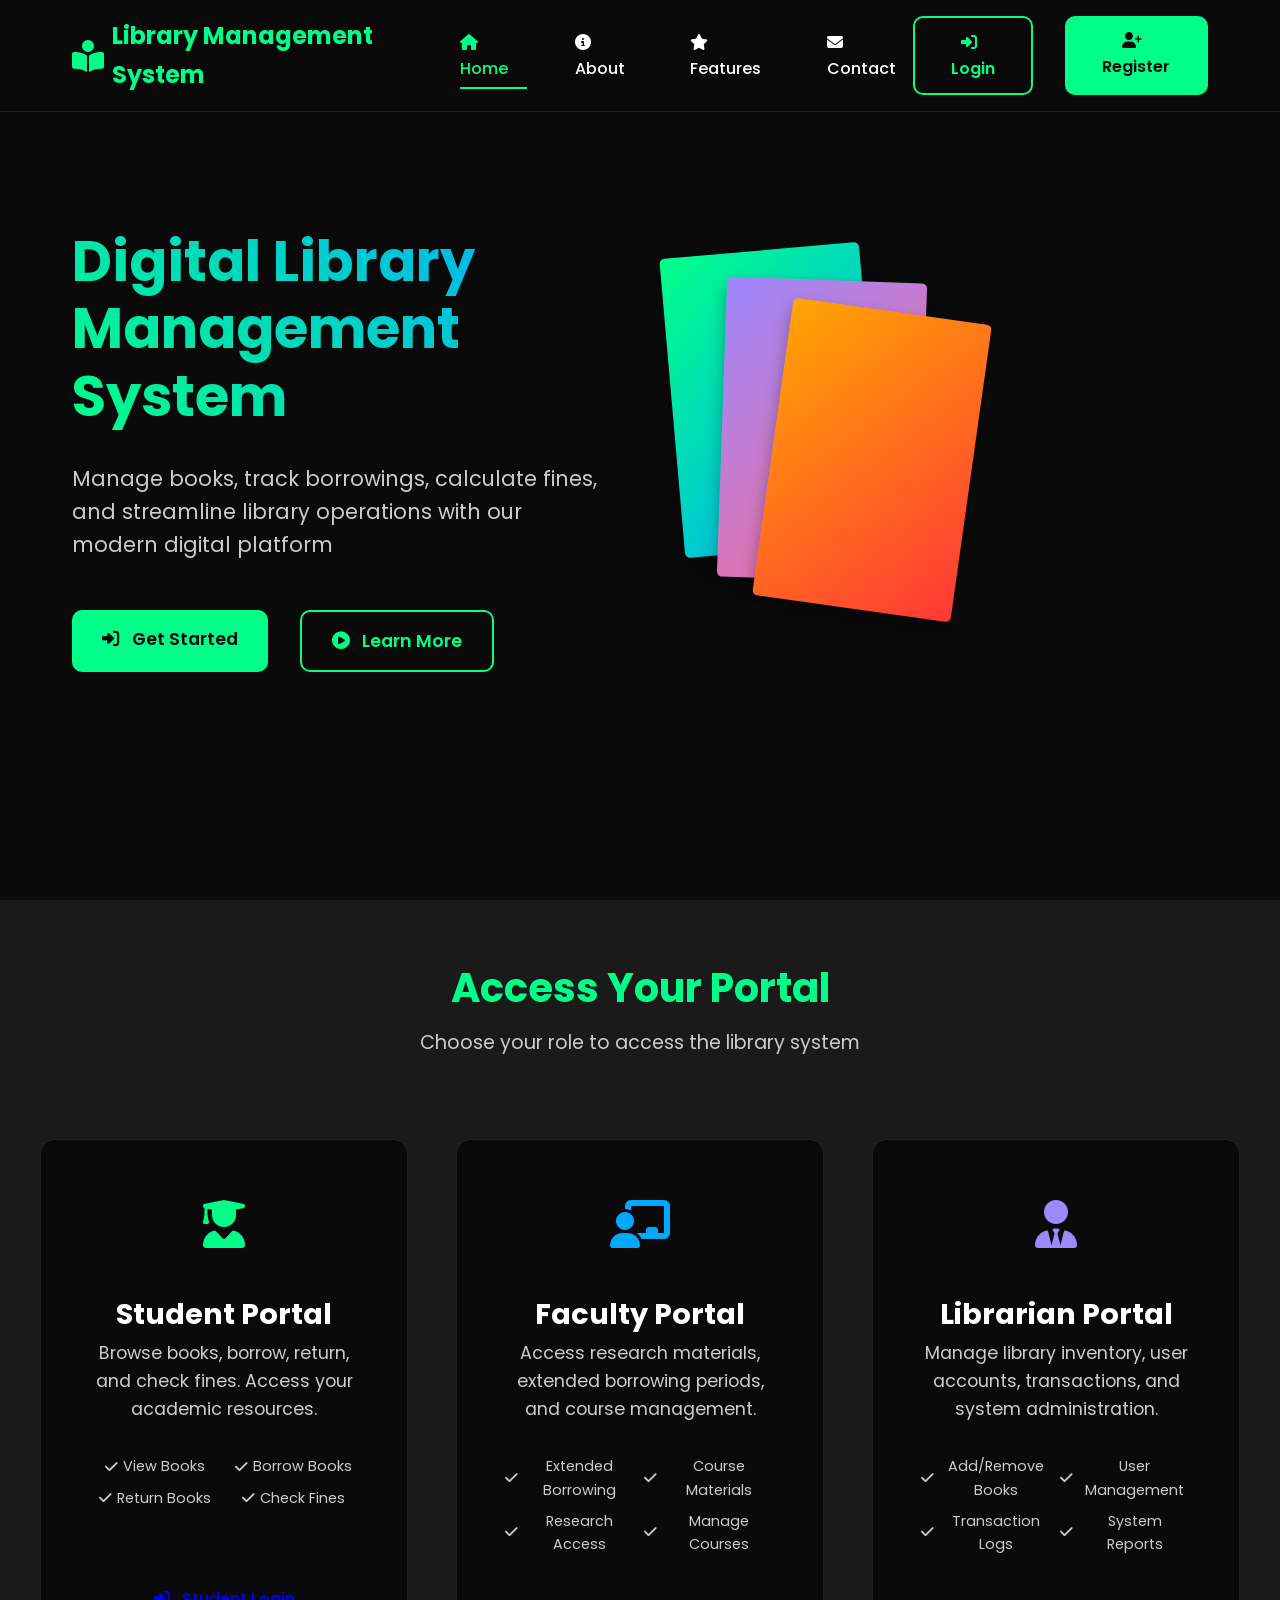
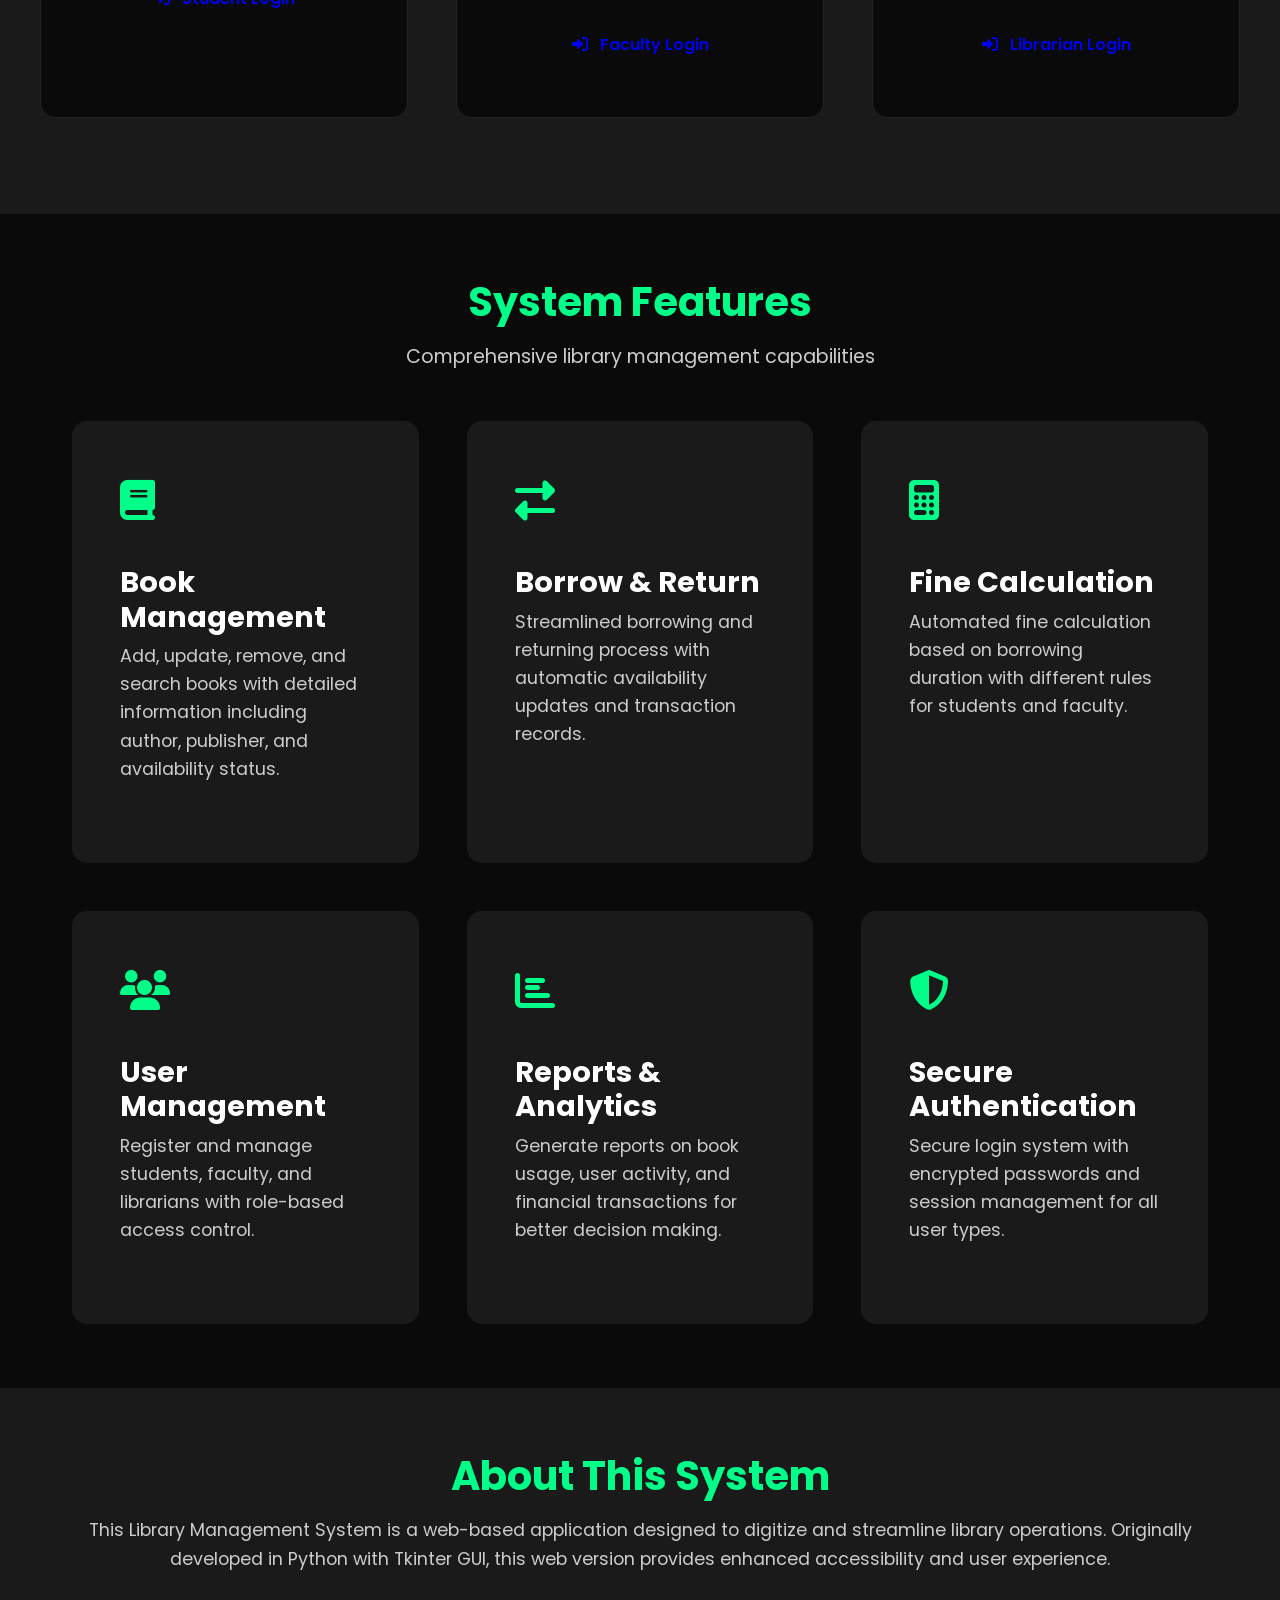
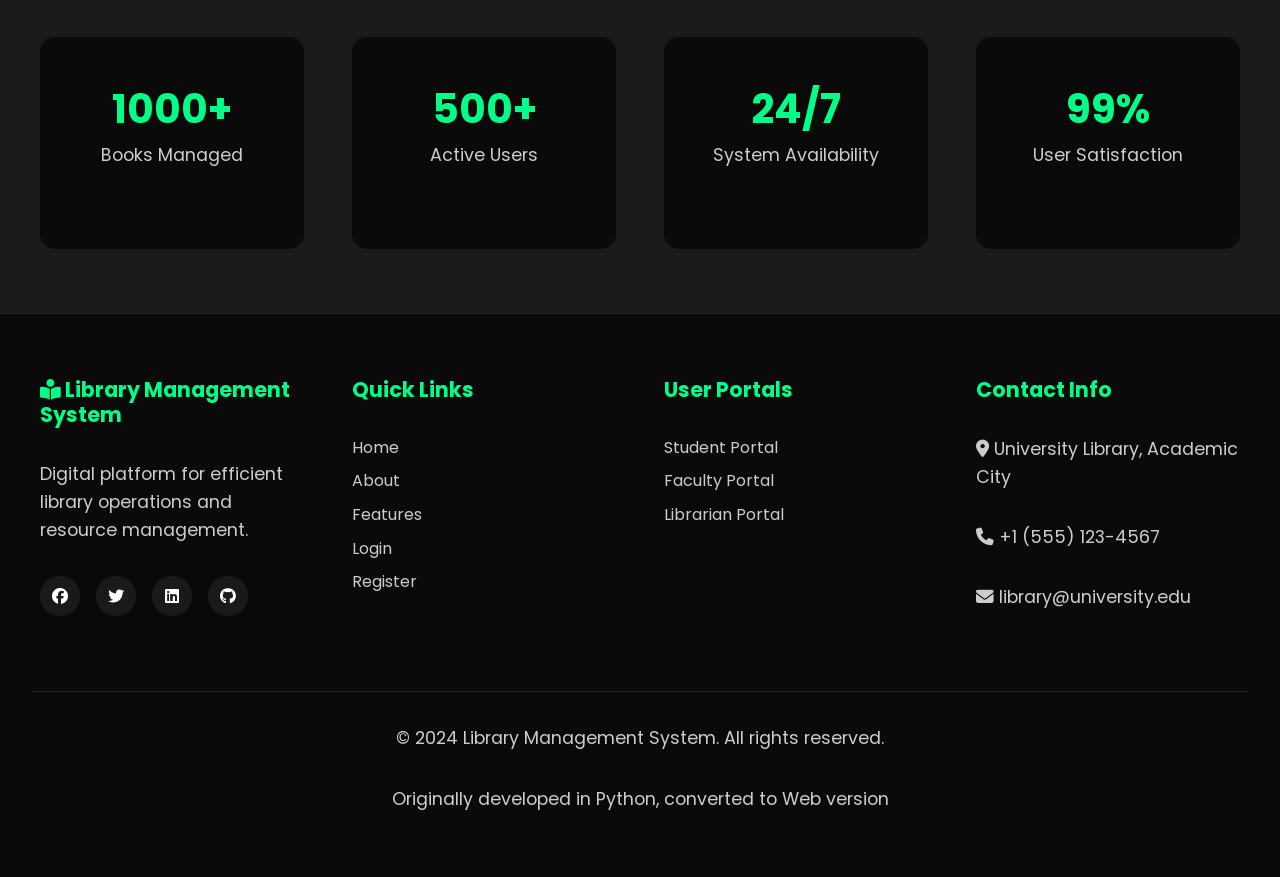
<file: index.html>
<!DOCTYPE html>
<html lang="en">
<head>
    <meta charset="UTF-8">
    <meta name="viewport" content="width=device-width, initial-scale=1.0">
    <title>📚 Library Management System</title>
    <link rel="stylesheet" href="style.css">
    <link rel="stylesheet" href="https://cdnjs.cloudflare.com/ajax/libs/font-awesome/6.4.0/css/all.min.css">
    <link href="https://fonts.googleapis.com/css2?family=Poppins:wght@300;400;500;600;700&family=Roboto:wght@300;400;500&display=swap" rel="stylesheet">
</head>
<body>
    <!-- Navigation -->
    <nav class="navbar">
        <div class="nav-container">
            <div class="logo">
                <i class="fas fa-book-reader"></i>
                <span>Library Management System</span>
            </div>
            <div class="nav-links">
                <a href="#home" class="nav-link active"><i class="fas fa-home"></i> Home</a>
                <a href="#about" class="nav-link"><i class="fas fa-info-circle"></i> About</a>
                <a href="#features" class="nav-link"><i class="fas fa-star"></i> Features</a>
                <a href="#contact" class="nav-link"><i class="fas fa-envelope"></i> Contact</a>
            </div>
            <div class="auth-buttons">
                <a href="pages/login.html" class="btn btn-login"><i class="fas fa-sign-in-alt"></i> Login</a>
                <a href="pages/register.html" class="btn btn-register"><i class="fas fa-user-plus"></i> Register</a>
            </div>
            <button class="mobile-menu-btn">
                <i class="fas fa-bars"></i>
            </button>
        </div>
    </nav>

    <!-- Hero Section -->
    <section id="home" class="hero">
        <div class="hero-content">
            <h1>Digital Library Management System</h1>
            <p class="subtitle">Manage books, track borrowings, calculate fines, and streamline library operations with our modern digital platform</p>
            <div class="hero-buttons">
                <a href="pages/login.html" class="btn btn-primary btn-large">
                    <i class="fas fa-sign-in-alt"></i> Get Started
                </a>
                <a href="#features" class="btn btn-secondary btn-large">
                    <i class="fas fa-play-circle"></i> Learn More
                </a>
            </div>
        </div>
        <div class="hero-image">
            <div class="book-stack">
                <div class="book book-1"></div>
                <div class="book book-2"></div>
                <div class="book book-3"></div>
            </div>
        </div>
    </section>

    <!-- User Portals -->
    <section class="portals-section">
        <h2 class="section-title">Access Your Portal</h2>
        <p class="section-subtitle">Choose your role to access the library system</p>
        
        <div class="portals-container">
            <!-- Student Portal -->
            <div class="portal-card student-portal">
                <div class="portal-icon">
                    <i class="fas fa-user-graduate"></i>
                </div>
                <h3>Student Portal</h3>
                <p>Browse books, borrow, return, and check fines. Access your academic resources.</p>
                <div class="portal-features">
                    <span><i class="fas fa-check"></i> View Books</span>
                    <span><i class="fas fa-check"></i> Borrow Books</span>
                    <span><i class="fas fa-check"></i> Return Books</span>
                    <span><i class="fas fa-check"></i> Check Fines</span>
                </div>
                <a href="pages/login.html?role=student" class="btn btn-portal">
                    <i class="fas fa-sign-in-alt"></i> Student Login
                </a>
            </div>

            <!-- Faculty Portal -->
            <div class="portal-card faculty-portal">
                <div class="portal-icon">
                    <i class="fas fa-chalkboard-teacher"></i>
                </div>
                <h3>Faculty Portal</h3>
                <p>Access research materials, extended borrowing periods, and course management.</p>
                <div class="portal-features">
                    <span><i class="fas fa-check"></i> Extended Borrowing</span>
                    <span><i class="fas fa-check"></i> Course Materials</span>
                    <span><i class="fas fa-check"></i> Research Access</span>
                    <span><i class="fas fa-check"></i> Manage Courses</span>
                </div>
                <a href="pages/login.html?role=faculty" class="btn btn-portal">
                    <i class="fas fa-sign-in-alt"></i> Faculty Login
                </a>
            </div>

            <!-- Librarian Portal -->
            <div class="portal-card librarian-portal">
                <div class="portal-icon">
                    <i class="fas fa-user-tie"></i>
                </div>
                <h3>Librarian Portal</h3>
                <p>Manage library inventory, user accounts, transactions, and system administration.</p>
                <div class="portal-features">
                    <span><i class="fas fa-check"></i> Add/Remove Books</span>
                    <span><i class="fas fa-check"></i> User Management</span>
                    <span><i class="fas fa-check"></i> Transaction Logs</span>
                    <span><i class="fas fa-check"></i> System Reports</span>
                </div>
                <a href="pages/login.html?role=librarian" class="btn btn-portal">
                    <i class="fas fa-sign-in-alt"></i> Librarian Login
                </a>
            </div>
        </div>
    </section>

    <!-- Features Section -->
    <section id="features" class="features-section">
        <h2 class="section-title">System Features</h2>
        <p class="section-subtitle">Comprehensive library management capabilities</p>
        
        <div class="features-grid">
            <div class="feature-card">
                <div class="feature-icon">
                    <i class="fas fa-book"></i>
                </div>
                <h3>Book Management</h3>
                <p>Add, update, remove, and search books with detailed information including author, publisher, and availability status.</p>
            </div>
            
            <div class="feature-card">
                <div class="feature-icon">
                    <i class="fas fa-exchange-alt"></i>
                </div>
                <h3>Borrow & Return</h3>
                <p>Streamlined borrowing and returning process with automatic availability updates and transaction records.</p>
            </div>
            
            <div class="feature-card">
                <div class="feature-icon">
                    <i class="fas fa-calculator"></i>
                </div>
                <h3>Fine Calculation</h3>
                <p>Automated fine calculation based on borrowing duration with different rules for students and faculty.</p>
            </div>
            
            <div class="feature-card">
                <div class="feature-icon">
                    <i class="fas fa-users"></i>
                </div>
                <h3>User Management</h3>
                <p>Register and manage students, faculty, and librarians with role-based access control.</p>
            </div>
            
            <div class="feature-card">
                <div class="feature-icon">
                    <i class="fas fa-chart-bar"></i>
                </div>
                <h3>Reports & Analytics</h3>
                <p>Generate reports on book usage, user activity, and financial transactions for better decision making.</p>
            </div>
            
            <div class="feature-card">
                <div class="feature-icon">
                    <i class="fas fa-shield-alt"></i>
                </div>
                <h3>Secure Authentication</h3>
                <p>Secure login system with encrypted passwords and session management for all user types.</p>
            </div>
        </div>
    </section>

    <!-- About Section -->
    <section id="about" class="about-section">
        <div class="about-content">
            <h2 class="section-title">About This System</h2>
            <p>This Library Management System is a web-based application designed to digitize and streamline library operations. Originally developed in Python with Tkinter GUI, this web version provides enhanced accessibility and user experience.</p>
            
            <div class="about-stats">
                <div class="stat">
                    <h3>1000+</h3>
                    <p>Books Managed</p>
                </div>
                <div class="stat">
                    <h3>500+</h3>
                    <p>Active Users</p>
                </div>
                <div class="stat">
                    <h3>24/7</h3>
                    <p>System Availability</p>
                </div>
                <div class="stat">
                    <h3>99%</h3>
                    <p>User Satisfaction</p>
                </div>
            </div>
        </div>
    </section>

    <!-- Footer -->
    <footer id="contact" class="footer">
        <div class="footer-content">
            <div class="footer-section">
                <h3><i class="fas fa-book-reader"></i> Library Management System</h3>
                <p>Digital platform for efficient library operations and resource management.</p>
                <div class="social-icons">
                    <a href="#"><i class="fab fa-facebook"></i></a>
                    <a href="#"><i class="fab fa-twitter"></i></a>
                    <a href="#"><i class="fab fa-linkedin"></i></a>
                    <a href="#"><i class="fab fa-github"></i></a>
                </div>
            </div>
            
            <div class="footer-section">
                <h3>Quick Links</h3>
                <ul>
                    <li><a href="#home">Home</a></li>
                    <li><a href="#about">About</a></li>
                    <li><a href="#features">Features</a></li>
                    <li><a href="pages/login.html">Login</a></li>
                    <li><a href="pages/register.html">Register</a></li>
                </ul>
            </div>
            
            <div class="footer-section">
                <h3>User Portals</h3>
                <ul>
                    <li><a href="pages/login.html?role=student">Student Portal</a></li>
                    <li><a href="pages/login.html?role=faculty">Faculty Portal</a></li>
                    <li><a href="pages/login.html?role=librarian">Librarian Portal</a></li>
                </ul>
            </div>
            
            <div class="footer-section">
                <h3>Contact Info</h3>
                <p><i class="fas fa-map-marker-alt"></i> University Library, Academic City</p>
                <p><i class="fas fa-phone"></i> +1 (555) 123-4567</p>
                <p><i class="fas fa-envelope"></i> library@university.edu</p>
            </div>
        </div>
        
        <div class="footer-bottom">
            <p>&copy; 2024 Library Management System. All rights reserved.</p>
            <p>Originally developed in Python, converted to Web version</p>
        </div>
    </footer>

    <script src="script.js"></script>
</body>
</html>
</file>
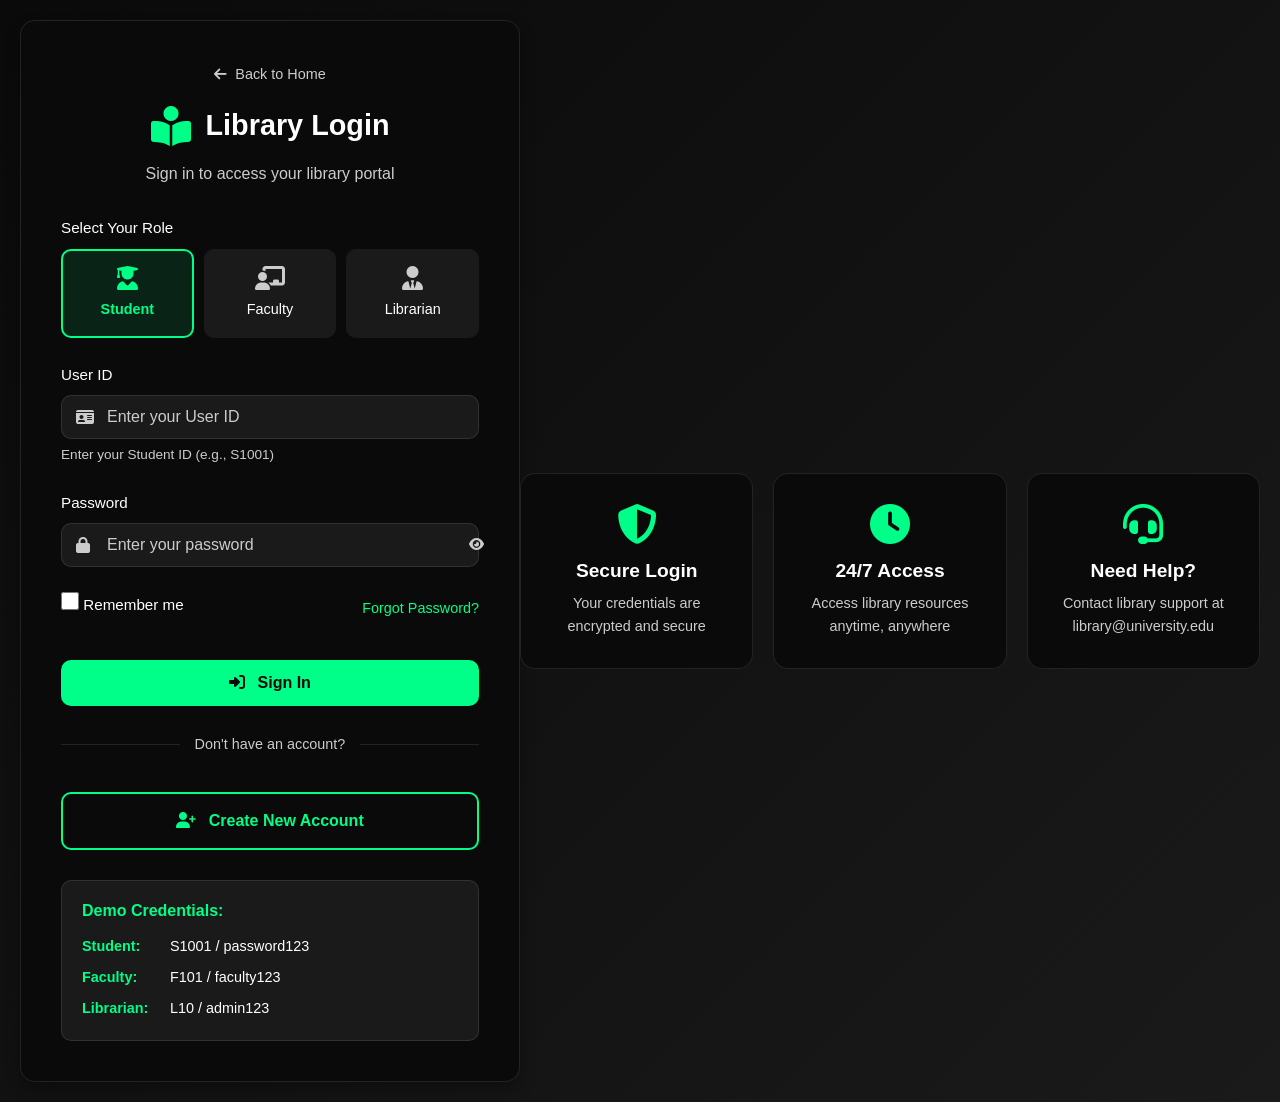
<file: pages/librarian-dashboard.html>
<!DOCTYPE html>
<html lang="en">
<head>
    <meta charset="UTF-8">
    <meta name="viewport" content="width=device-width, initial-scale=1.0">
    <title>Librarian Dashboard - Library Management System</title>
    <link rel="stylesheet" href="../style.css">
    <link rel="stylesheet" href="../css/dashboard.css">
    <link rel="stylesheet" href="https://cdnjs.cloudflare.com/ajax/libs/font-awesome/6.4.0/css/all.min.css">
</head>
<body>
    <!-- Navigation -->
    <nav class="dashboard-nav">
        <div class="nav-container">
            <div class="dashboard-logo">
                <i class="fas fa-book-reader"></i>
                <span>Librarian Portal</span>
            </div>
            <div class="dashboard-user">
                <div class="user-info">
                    <i class="fas fa-user-tie"></i>
                    <span id="welcomeMessage">Welcome, Librarian!</span>
                </div>
                <button id="logoutBtn" class="btn btn-logout">
                    <i class="fas fa-sign-out-alt"></i> Logout
                </button>
            </div>
        </div>
    </nav>

    <!-- Main Content -->
    <div class="dashboard-container">
        <!-- Sidebar -->
        <aside class="dashboard-sidebar">
            <div class="sidebar-header">
                <div class="user-avatar">
                    <i class="fas fa-user-tie"></i>
                </div>
                <div class="user-details">
                    <h4 id="userName">Librarian Name</h4>
                    <p id="userInfo">Library Administrator</p>
                </div>
            </div>

            <nav class="sidebar-nav">
                <a href="#" class="nav-item active" data-section="overview">
                    <i class="fas fa-home"></i> Dashboard
                </a>
                <a href="#" class="nav-item" data-section="books">
                    <i class="fas fa-book"></i> Manage Books
                </a>
                <a href="#" class="nav-item" data-section="users">
                    <i class="fas fa-users"></i> Manage Users
                </a>
                <a href="#" class="nav-item" data-section="transactions">
                    <i class="fas fa-exchange-alt"></i> Transactions
                </a>
                <a href="#" class="nav-item" data-section="reports">
                    <i class="fas fa-chart-bar"></i> Reports
                </a>
                <a href="#" class="nav-item" data-section="settings">
                    <i class="fas fa-cog"></i> Settings
                </a>
            </nav>

            <div class="sidebar-footer">
                <div class="quick-stats">
                    <div class="stat">
                        <i class="fas fa-book"></i>
                        <div>
                            <h4 id="totalBooks">0</h4>
                            <small>Total Books</small>
                        </div>
                    </div>
                    <div class="stat">
                        <i class="fas fa-users"></i>
                        <div>
                            <h4 id="totalUsers">0</h4>
                            <small>Total Users</small>
                        </div>
                    </div>
                </div>
            </div>
        </aside>

        <!-- Main Content Area -->
        <main class="dashboard-main">
            <!-- Overview Section -->
            <section id="overviewSection" class="dashboard-section active">
                <div class="section-header">
                    <h2><i class="fas fa-home"></i> Librarian Dashboard</h2>
                    <div class="section-actions">
                        <button id="addBookBtn" class="btn btn-primary">
                            <i class="fas fa-plus"></i> Add New Book
                        </button>
                        <button id="generateReportBtn" class="btn btn-success">
                            <i class="fas fa-file-export"></i> Generate Report
                        </button>
                    </div>
                </div>

                <div class="stats-grid">
                    <div class="stat-card">
                        <div class="stat-icon">
                            <i class="fas fa-book"></i>
                        </div>
                        <div class="stat-info">
                            <h3 id="totalBooksCount">0</h3>
                            <p>Total Books</p>
                        </div>
                    </div>
                    <div class="stat-card">
                        <div class="stat-icon">
                            <i class="fas fa-book-open"></i>
                        </div>
                        <div class="stat-info">
                            <h3 id="availableBooksCount">0</h3>
                            <p>Available Books</p>
                        </div>
                    </div>
                    <div class="stat-card">
                        <div class="stat-icon">
                            <i class="fas fa-users"></i>
                        </div>
                        <div class="stat-info">
                            <h3 id="totalUsersCount">0</h3>
                            <p>Total Users</p>
                        </div>
                    </div>
                    <div class="stat-card">
                        <div class="stat-icon">
                            <i class="fas fa-exchange-alt"></i>
                        </div>
                        <div class="stat-info">
                            <h3 id="todayTransactionsCount">0</h3>
                            <p>Today's Transactions</p>
                        </div>
                    </div>
                </div>

                <div class="dashboard-grid">
                    <div class="dashboard-card">
                        <h3><i class="fas fa-history"></i> Recent Transactions</h3>
                        <div id="recentTransactions">
                            <div class="loading-state">
                                <i class="fas fa-spinner fa-spin"></i>
                                <p>Loading transactions...</p>
                            </div>
                        </div>
                    </div>
                    
                    <div class="dashboard-card">
                        <h3><i class="fas fa-chart-line"></i> Popular Books</h3>
                        <div id="popularBooks">
                            <div class="loading-state">
                                <i class="fas fa-spinner fa-spin"></i>
                                <p>Loading data...</p>
                            </div>
                        </div>
                    </div>
                    
                    <div class="dashboard-card">
                        <h3><i class="fas fa-exclamation-triangle"></i> Overdue Books</h3>
                        <div id="overdueBooks">
                            <div class="loading-state">
                                <i class="fas fa-spinner fa-spin"></i>
                                <p>Loading data...</p>
                            </div>
                        </div>
                    </div>
                </div>
            </section>

            <!-- Books Management Section -->
            <section id="booksSection" class="dashboard-section">
                <div class="section-header">
                    <h2><i class="fas fa-book"></i> Book Management</h2>
                    <div class="section-actions">
                        <button class="btn btn-primary" onclick="dashboard.showModal('addBookModal')">
                            <i class="fas fa-plus"></i> Add New Book
                        </button>
                        <div class="search-box">
                            <input type="text" id="searchBooks" placeholder="Search books...">
                            <i class="fas fa-search"></i>
                        </div>
                    </div>
                </div>
                
                <div id="allBooksContainer">
                    <div class="loading-state">
                        <i class="fas fa-spinner fa-spin"></i>
                        <p>Loading books...</p>
                    </div>
                </div>
                
                <div class="export-actions">
                    <button class="btn btn-secondary" id="exportBooksBtn">
                        <i class="fas fa-file-export"></i> Export Books Data
                    </button>
                </div>
            </section>

            <!-- Users Management Section -->
            <section id="usersSection" class="dashboard-section">
                <div class="section-header">
                    <h2><i class="fas fa-users"></i> User Management</h2>
                    <div class="section-actions">
                        <button id="viewStudentsBtn" class="btn btn-primary">
                            <i class="fas fa-user-graduate"></i> View Students
                        </button>
                        <button id="viewFacultyBtn" class="btn btn-primary">
                            <i class="fas fa-chalkboard-teacher"></i> View Faculty
                        </button>
                        <button id="viewAllUsersBtn" class="btn btn-secondary">
                            <i class="fas fa-users"></i> View All Users
                        </button>
                    </div>
                </div>
                
                <div class="users-stats">
                    <div class="stat-card">
                        <div class="stat-icon">
                            <i class="fas fa-user-graduate"></i>
                        </div>
                        <div class="stat-info">
                            <h3 id="totalStudents">0</h3>
                            <p>Total Students</p>
                        </div>
                    </div>
                    <div class="stat-card">
                        <div class="stat-icon">
                            <i class="fas fa-chalkboard-teacher"></i>
                        </div>
                        <div class="stat-info">
                            <h3 id="totalFaculty">0</h3>
                            <p>Total Faculty</p>
                        </div>
                    </div>
                    <div class="stat-card">
                        <div class="stat-icon">
                            <i class="fas fa-user-tie"></i>
                        </div>
                        <div class="stat-info">
                            <h3 id="totalLibrarians">0</h3>
                            <p>Librarians</p>
                        </div>
                    </div>
                </div>
                
                <div class="export-actions">
                    <button class="btn btn-secondary" id="exportUsersBtn">
                        <i class="fas fa-file-export"></i> Export Users Data
                    </button>
                </div>
            </section>

            <!-- Transactions Section -->
            <section id="transactionsSection" class="dashboard-section">
                <div class="section-header">
                    <h2><i class="fas fa-exchange-alt"></i> Transaction History</h2>
                    <div class="section-actions">
                        <input type="date" id="filterDate" class="date-filter">
                        <select id="filterType" class="type-filter">
                            <option value="all">All Types</option>
                            <option value="b">Borrows</option>
                            <option value="r">Returns</option>
                        </select>
                    </div>
                </div>
                
                <div class="transactions-table">
                    <table>
                        <thead>
                            <tr>
                                <th>Transaction ID</th>
                                <th>User ID</th>
                                <th>Book ID</th>
                                <th>Date</th>
                                <th>Type</th>
                            </tr>
                        </thead>
                        <tbody id="transactionsList">
                            <tr>
                                <td colspan="5" class="loading-state">
                                    <i class="fas fa-spinner fa-spin"></i>
                                    <span>Loading transactions...</span>
                                </td>
                            </tr>
                        </tbody>
                    </table>
                </div>
            </section>

            <!-- Reports Section -->
            <section id="reportsSection" class="dashboard-section">
                <div class="section-header">
                    <h2><i class="fas fa-chart-bar"></i> Reports & Analytics</h2>
                </div>
                
                <div class="reports-grid">
                    <div class="report-card">
                        <div class="report-icon">
                            <i class="fas fa-exchange-alt"></i>
                        </div>
                        <div class="report-info">
                            <h3>Borrowing Report</h3>
                            <p>Daily, weekly, and monthly borrowing statistics</p>
                        </div>
                        <button class="btn btn-primary" onclick="librarianManager.generateReport('borrowing')">
                            Generate
                        </button>
                    </div>
                    
                    <div class="report-card">
                        <div class="report-icon">
                            <i class="fas fa-money-bill-wave"></i>
                        </div>
                        <div class="report-info">
                            <h3>Fines Report</h3>
                            <p>Overdue books and fines collection</p>
                        </div>
                        <button class="btn btn-primary" onclick="librarianManager.generateReport('fines')">
                            Generate
                        </button>
                    </div>
                    
                    <div class="report-card">
                        <div class="report-icon">
                            <i class="fas fa-book"></i>
                        </div>
                        <div class="report-info">
                            <h3>Inventory Report</h3>
                            <p>Book availability and distribution</p>
                        </div>
                        <button class="btn btn-primary" onclick="librarianManager.generateReport('inventory')">
                            Generate
                        </button>
                    </div>
                    
                    <div class="report-card">
                        <div class="report-icon">
                            <i class="fas fa-users"></i>
                        </div>
                        <div class="report-info">
                            <h3>Users Report</h3>
                            <p>User activity and statistics</p>
                        </div>
                        <button class="btn btn-primary" onclick="librarianManager.generateReport('users')">
                            Generate
                        </button>
                    </div>
                </div>
            </section>
        </main>
    </div>

    <!-- Modals -->
    <div id="addBookModal" class="modal">
        <div class="modal-content">
            <div class="modal-header">
                <h3><i class="fas fa-plus"></i> Add New Book</h3>
                <button class="modal-close" onclick="dashboard.hideModal('addBookModal')">
                    <i class="fas fa-times"></i>
                </button>
            </div>
            <div class="modal-body">
                <form id="addBookForm">
                    <div class="form-group">
                        <label for="bookTitle">Book Title *</label>
                        <input type="text" id="bookTitle" name="bookTitle" placeholder="Enter book title" required>
                    </div>
                    <div class="form-group">
                        <label for="bookAuthor">Author *</label>
                        <input type="text" id="bookAuthor" name="bookAuthor" placeholder="Enter author name" required>
                    </div>
                    <div class="form-group">
                        <label for="bookPublisher">Publisher</label>
                        <input type="text" id="bookPublisher" name="bookPublisher" placeholder="Enter publisher name">
                    </div>
                    <div class="form-group">
                        <label for="bookPublishDate">Publish Date</label>
                        <input type="date" id="bookPublishDate" name="bookPublishDate">
                    </div>
                    <div class="form-group">
                        <label for="bookCopies">Number of Copies *</label>
                        <input type="number" id="bookCopies" name="bookCopies" value="1" min="1" required>
                    </div>
                    <button type="submit" class="btn btn-primary">
                        <i class="fas fa-plus"></i> Add Book
                    </button>
                </form>
            </div>
        </div>
    </div>

    <!-- Include Scripts -->
    <script src="../script.js"></script>
    <script src="../database.js"></script>
    <script src="../auth.js"></script>
    <script src="../dashboard.js"></script>
    <script src="../js/librarian.js"></script>
    
    <script>
        // Sidebar navigation
        document.querySelectorAll('.nav-item').forEach(item => {
            item.addEventListener('click', function(e) {
                e.preventDefault();
                
                // Remove active class from all items
                document.querySelectorAll('.nav-item').forEach(nav => {
                    nav.classList.remove('active');
                });
                
                // Add active class to clicked item
                this.classList.add('active');
                
                // Hide all sections
                document.querySelectorAll('.dashboard-section').forEach(section => {
                    section.classList.remove('active');
                });
                
                // Show selected section
                const sectionId = this.dataset.section + 'Section';
                document.getElementById(sectionId).classList.add('active');
            });
        });
    </script>
</body>
</html>
</file>
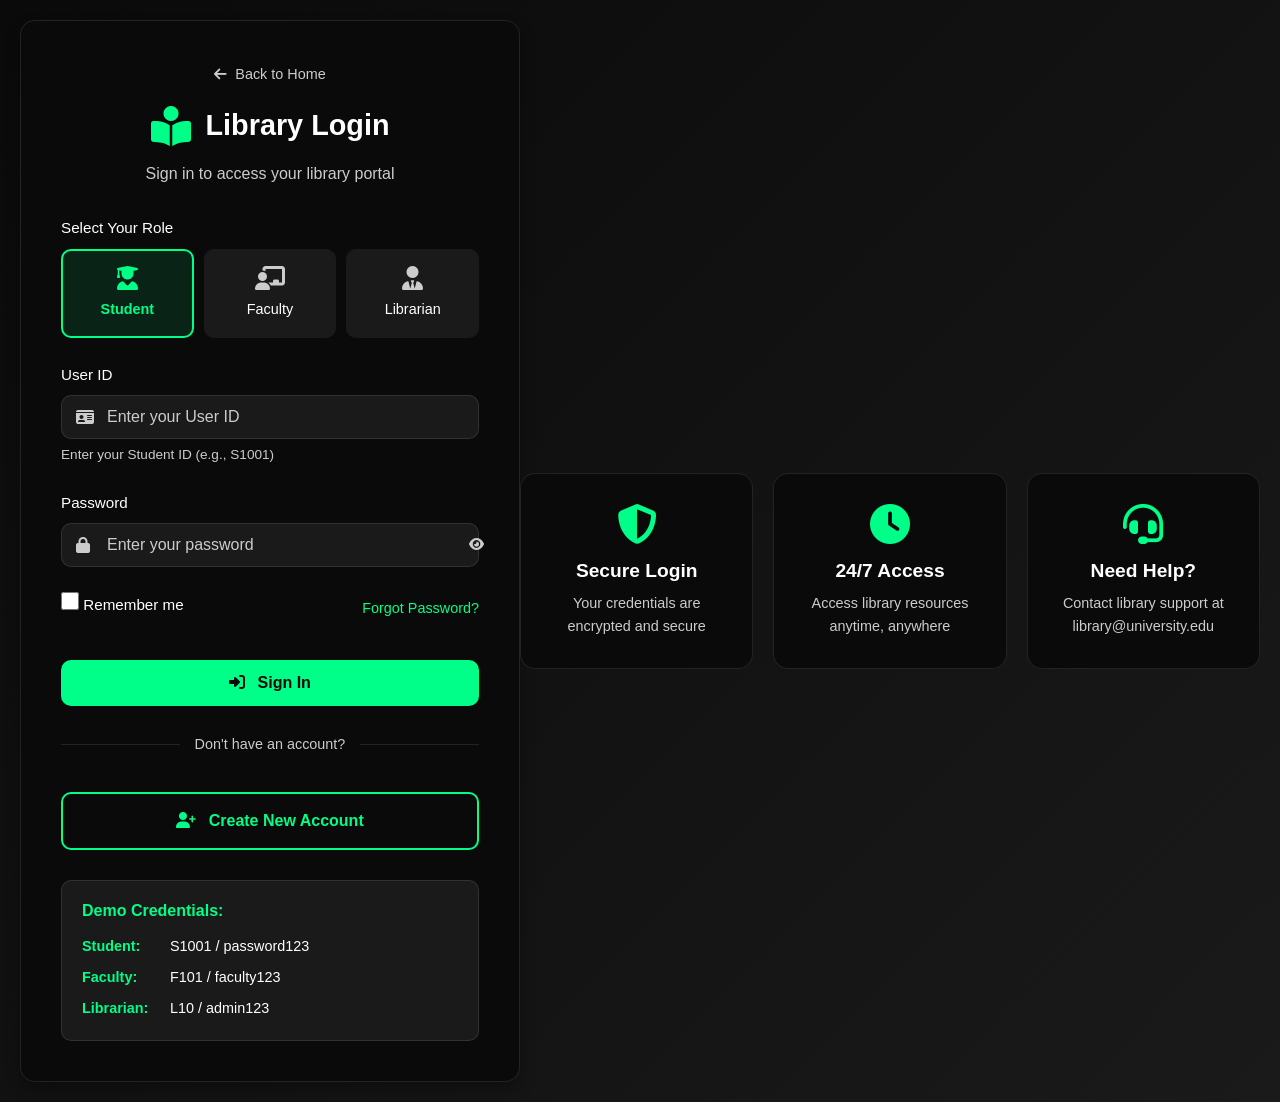
<file: pages/login.html>
<!DOCTYPE html>
<html lang="en">
<head>
    <meta charset="UTF-8">
    <meta name="viewport" content="width=device-width, initial-scale=1.0">
    <title>Login - Library Management System</title>
    <link rel="stylesheet" href="../style.css">
    <link rel="stylesheet" href="../css/auth.css">
    <link rel="stylesheet" href="https://cdnjs.cloudflare.com/ajax/libs/font-awesome/6.4.0/css/all.min.css">
</head>
<body>
    <div class="auth-container">
        <div class="auth-card">
            <div class="auth-header">
                <a href="../index.html" class="back-home">
                    <i class="fas fa-arrow-left"></i> Back to Home
                </a>
                <div class="auth-logo">
                    <i class="fas fa-book-reader"></i>
                    <h2>Library Login</h2>
                </div>
                <p class="auth-subtitle">Sign in to access your library portal</p>
            </div>

            <form id="loginForm" class="auth-form">
                <div class="form-group">
                    <label for="userRole">Select Your Role</label>
                    <div class="role-selector">
                        <div class="role-option" data-role="student">
                            <i class="fas fa-user-graduate"></i>
                            <span>Student</span>
                        </div>
                        <div class="role-option" data-role="faculty">
                            <i class="fas fa-chalkboard-teacher"></i>
                            <span>Faculty</span>
                        </div>
                        <div class="role-option" data-role="librarian">
                            <i class="fas fa-user-tie"></i>
                            <span>Librarian</span>
                        </div>
                    </div>
                    <input type="hidden" id="userRole" name="userRole" value="student" required>
                </div>

                <div class="form-group">
                    <label for="userId">User ID</label>
                    <div class="input-with-icon">
                        <i class="fas fa-id-card"></i>
                        <input type="text" id="userId" name="userId" placeholder="Enter your User ID" required>
                    </div>
                    <small class="hint" id="idHint">Enter your Student ID (e.g., S1001)</small>
                </div>

                <div class="form-group">
                    <label for="password">Password</label>
                    <div class="input-with-icon">
                        <i class="fas fa-lock"></i>
                        <input type="password" id="password" name="password" placeholder="Enter your password" required>
                        <button type="button" class="toggle-password" id="togglePassword">
                            <i class="fas fa-eye"></i>
                        </button>
                    </div>
                </div>

                <div class="form-group">
                    <div class="remember-forgot">
                        <label class="checkbox-label">
                            <input type="checkbox" id="rememberMe">
                            <span>Remember me</span>
                        </label>
                        <a href="#" class="forgot-password">Forgot Password?</a>
                    </div>
                </div>

                <button type="submit" class="btn btn-primary btn-auth">
                    <i class="fas fa-sign-in-alt"></i> Sign In
                </button>

                <div class="auth-divider">
                    <span>Don't have an account?</span>
                </div>

                <a href="register.html" class="btn btn-secondary btn-auth">
                    <i class="fas fa-user-plus"></i> Create New Account
                </a>

                <div class="demo-credentials">
                    <h4>Demo Credentials:</h4>
                    <div class="demo-role">
                        <strong>Student:</strong> S1001 / password123
                    </div>
                    <div class="demo-role">
                        <strong>Faculty:</strong> F101 / faculty123
                    </div>
                    <div class="demo-role">
                        <strong>Librarian:</strong> L10 / admin123
                    </div>
                </div>
            </form>
        </div>

        <div class="auth-features">
            <div class="feature">
                <i class="fas fa-shield-alt"></i>
                <h3>Secure Login</h3>
                <p>Your credentials are encrypted and secure</p>
            </div>
            <div class="feature">
                <i class="fas fa-clock"></i>
                <h3>24/7 Access</h3>
                <p>Access library resources anytime, anywhere</p>
            </div>
            <div class="feature">
                <i class="fas fa-headset"></i>
                <h3>Need Help?</h3>
                <p>Contact library support at library@university.edu</p>
            </div>
        </div>
    </div>

    <script src="../script.js"></script>
    <script src="../database.js"></script>
    <script src="../auth.js"></script>
    <script>
        // Role selection
        document.querySelectorAll('.role-option').forEach(option => {
            option.addEventListener('click', function() {
                const role = this.dataset.role;
                
                // Update active state
                document.querySelectorAll('.role-option').forEach(opt => {
                    opt.classList.remove('active');
                });
                this.classList.add('active');
                
                // Update hidden input
                document.getElementById('userRole').value = role;
                
                // Update hint text
                const hint = document.getElementById('idHint');
                switch(role) {
                    case 'student':
                        hint.textContent = 'Enter your Student ID (e.g., S1001)';
                        break;
                    case 'faculty':
                        hint.textContent = 'Enter your Faculty ID (e.g., F101)';
                        break;
                    case 'librarian':
                        hint.textContent = 'Enter your Librarian ID (e.g., L10)';
                        break;
                }
            });
        });

        // Toggle password visibility
        document.getElementById('togglePassword').addEventListener('click', function() {
            const passwordInput = document.getElementById('password');
            const icon = this.querySelector('i');
            
            if (passwordInput.type === 'password') {
                passwordInput.type = 'text';
                icon.className = 'fas fa-eye-slash';
            } else {
                passwordInput.type = 'password';
                icon.className = 'fas fa-eye';
            }
        });

        // Form submission
        document.getElementById('loginForm').addEventListener('submit', function(e) {
            e.preventDefault();
            authManager.handleLogin(e);
        });

        // Check URL for role parameter
        const urlParams = new URLSearchParams(window.location.search);
        const roleFromUrl = urlParams.get('role');
        if (roleFromUrl) {
            const roleOption = document.querySelector(`.role-option[data-role="${roleFromUrl}"]`);
            if (roleOption) {
                roleOption.click();
            }
        }

        // Initialize with student role selected
        document.querySelector('.role-option[data-role="student"]').click();
    </script>
</body>
</html>
</file>
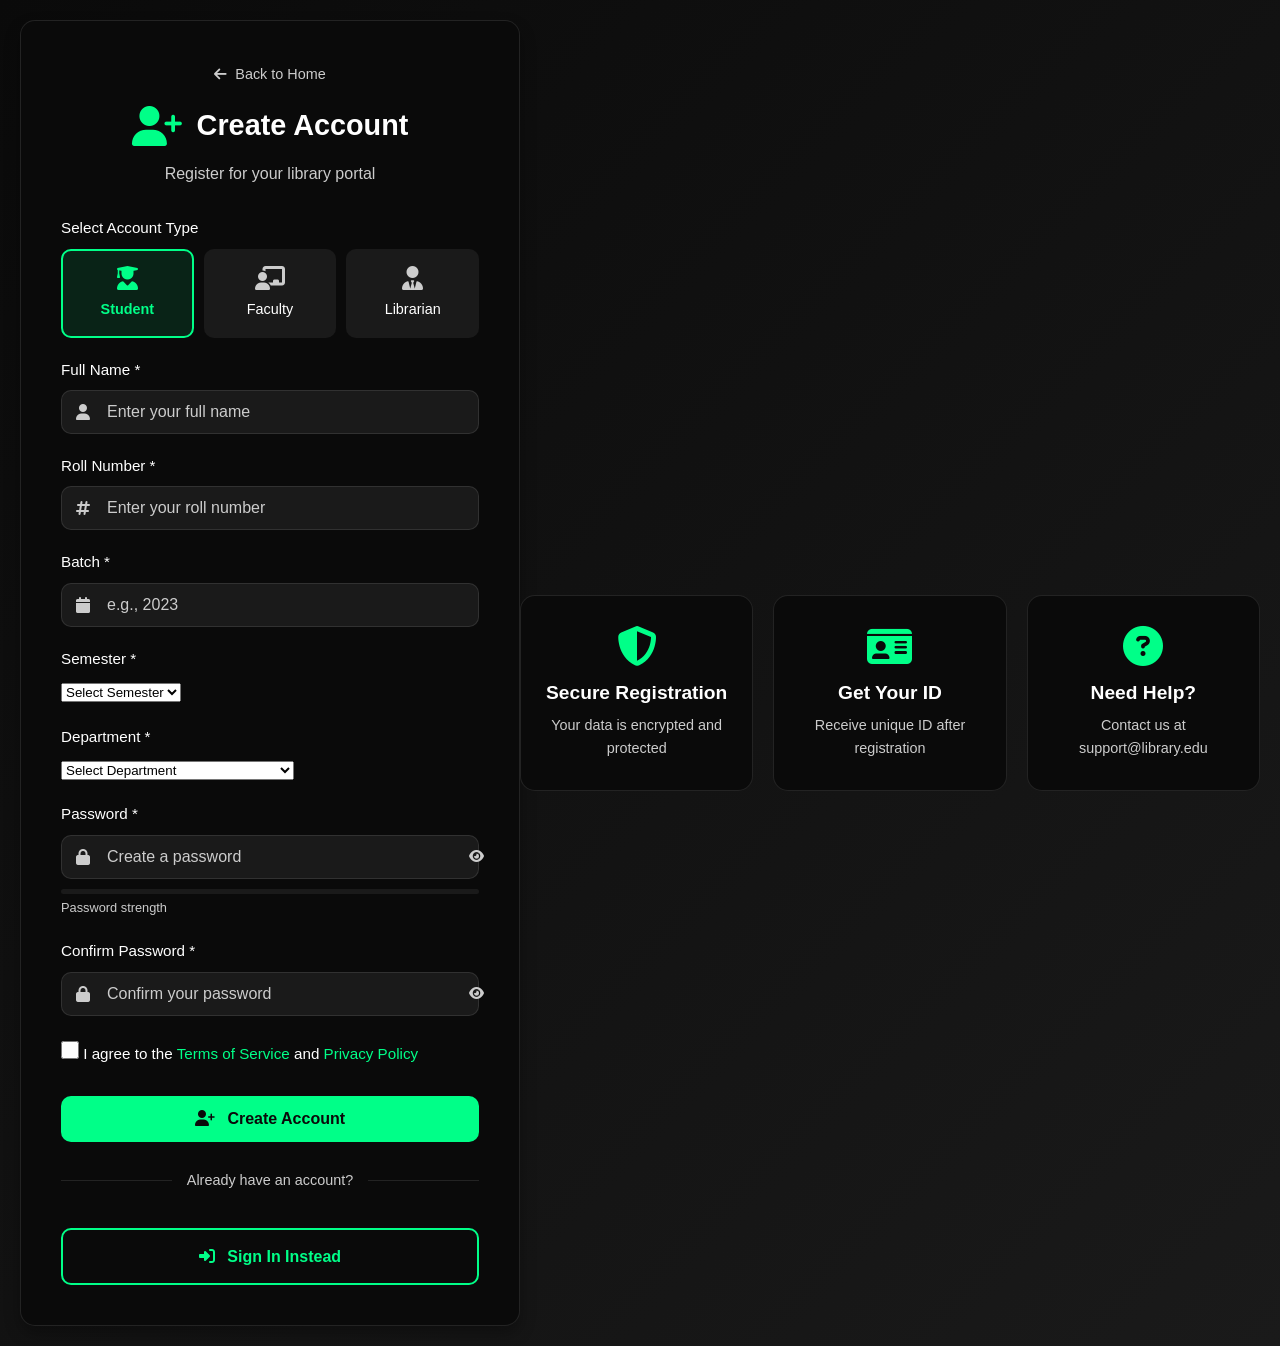
<file: pages/register.html>
<!DOCTYPE html>
<html lang="en">
<head>
    <meta charset="UTF-8">
    <meta name="viewport" content="width=device-width, initial-scale=1.0">
    <title>Register - Library Management System</title>
    <link rel="stylesheet" href="../style.css">
    <link rel="stylesheet" href="../css/auth.css">
    <link rel="stylesheet" href="https://cdnjs.cloudflare.com/ajax/libs/font-awesome/6.4.0/css/all.min.css">
</head>
<body>
    <div class="auth-container">
        <div class="auth-card">
            <div class="auth-header">
                <a href="../index.html" class="back-home">
                    <i class="fas fa-arrow-left"></i> Back to Home
                </a>
                <div class="auth-logo">
                    <i class="fas fa-user-plus"></i>
                    <h2>Create Account</h2>
                </div>
                <p class="auth-subtitle">Register for your library portal</p>
            </div>

            <form id="registerForm" class="auth-form registration-form">
                <div class="form-group">
                    <label for="userRole">Select Account Type</label>
                    <div class="role-selector">
                        <div class="role-option active" data-role="student">
                            <i class="fas fa-user-graduate"></i>
                            <span>Student</span>
                        </div>
                        <div class="role-option" data-role="faculty">
                            <i class="fas fa-chalkboard-teacher"></i>
                            <span>Faculty</span>
                        </div>
                        <div class="role-option" data-role="librarian">
                            <i class="fas fa-user-tie"></i>
                            <span>Librarian</span>
                        </div>
                    </div>
                    <input type="hidden" id="userRole" name="userRole" value="student" required>
                </div>

                <!-- Student Fields -->
                <div id="studentFields" class="registration-fields">
                    <div class="form-group">
                        <label for="fullName">Full Name *</label>
                        <div class="input-with-icon">
                            <i class="fas fa-user"></i>
                            <input type="text" id="fullName" name="fullName" placeholder="Enter your full name" required>
                        </div>
                    </div>

                    <div class="form-group">
                        <label for="rollNumber">Roll Number *</label>
                        <div class="input-with-icon">
                            <i class="fas fa-hashtag"></i>
                            <input type="text" id="rollNumber" name="rollNumber" placeholder="Enter your roll number" required>
                        </div>
                    </div>

                    <div class="form-row">
                        <div class="form-group">
                            <label for="batch">Batch *</label>
                            <div class="input-with-icon">
                                <i class="fas fa-calendar"></i>
                                <input type="text" id="batch" name="batch" placeholder="e.g., 2023" required>
                            </div>
                        </div>

                        <div class="form-group">
                            <label for="semester">Semester *</label>
                            <select id="semester" name="semester" class="input-with-icon" required>
                                <option value="">Select Semester</option>
                                <option value="1">Semester 1</option>
                                <option value="2">Semester 2</option>
                                <option value="3">Semester 3</option>
                                <option value="4">Semester 4</option>
                                <option value="5">Semester 5</option>
                                <option value="6">Semester 6</option>
                                <option value="7">Semester 7</option>
                                <option value="8">Semester 8</option>
                            </select>
                        </div>
                    </div>

                    <div class="form-group">
                        <label for="department">Department *</label>
                        <select id="department" name="department" class="input-with-icon" required>
                            <option value="">Select Department</option>
                            <option value="CSE">Computer Science & Engineering</option>
                            <option value="EEE">Electrical & Electronics Engineering</option>
                            <option value="CIVIL">Civil Engineering</option>
                            <option value="BBA">Business Administration</option>
                            <option value="LAW">Law</option>
                            <option value="ENGLISH">English</option>
                            <option value="OTHER">Other</option>
                        </select>
                    </div>
                </div>

                <!-- Faculty Fields -->
                <div id="facultyFields" class="registration-fields" style="display: none;">
                    <div class="form-group">
                        <label for="facultyName">Full Name *</label>
                        <div class="input-with-icon">
                            <i class="fas fa-user"></i>
                            <input type="text" id="facultyName" name="facultyName" placeholder="Enter your full name">
                        </div>
                    </div>

                    <div class="form-group">
                        <label for="facultyDepartment">Department *</label>
                        <select id="facultyDepartment" name="facultyDepartment" class="input-with-icon">
                            <option value="">Select Department</option>
                            <option value="CSE">Computer Science & Engineering</option>
                            <option value="EEE">Electrical & Electronics Engineering</option>
                            <option value="CIVIL">Civil Engineering</option>
                            <option value="BBA">Business Administration</option>
                            <option value="LAW">Law</option>
                            <option value="ENGLISH">English</option>
                            <option value="OTHER">Other</option>
                        </select>
                    </div>
                </div>

                <!-- Librarian Fields -->
                <div id="librarianFields" class="registration-fields" style="display: none;">
                    <div class="form-group">
                        <label for="librarianName">Full Name *</label>
                        <div class="input-with-icon">
                            <i class="fas fa-user"></i>
                            <input type="text" id="librarianName" name="librarianName" placeholder="Enter your full name">
                        </div>
                    </div>
                </div>

                <!-- Password Fields (Common) -->
                <div class="form-group">
                    <label for="password">Password *</label>
                    <div class="input-with-icon">
                        <i class="fas fa-lock"></i>
                        <input type="password" id="password" name="password" placeholder="Create a password" required minlength="6">
                        <button type="button" class="toggle-password">
                            <i class="fas fa-eye"></i>
                        </button>
                    </div>
                    <div class="password-strength">
                        <div class="strength-meter" id="passwordStrength"></div>
                    </div>
                    <small class="password-strength-text" id="passwordStrengthText">Password strength</small>
                </div>

                <div class="form-group">
                    <label for="confirmPassword">Confirm Password *</label>
                    <div class="input-with-icon">
                        <i class="fas fa-lock"></i>
                        <input type="password" id="confirmPassword" name="confirmPassword" placeholder="Confirm your password" required>
                        <button type="button" class="toggle-password">
                            <i class="fas fa-eye"></i>
                        </button>
                    </div>
                    <small class="password-match" id="passwordMatch"></small>
                </div>

                <div class="form-group terms-checkbox">
                    <label class="checkbox-label">
                        <input type="checkbox" id="terms" name="terms" required>
                        <span>I agree to the <a href="#" class="terms-link">Terms of Service</a> and <a href="#" class="terms-link">Privacy Policy</a></span>
                    </label>
                </div>

                <button type="submit" class="btn btn-primary btn-auth">
                    <i class="fas fa-user-plus"></i> Create Account
                </button>

                <div class="auth-divider">
                    <span>Already have an account?</span>
                </div>

                <a href="login.html" class="btn btn-secondary btn-auth">
                    <i class="fas fa-sign-in-alt"></i> Sign In Instead
                </a>
            </form>
        </div>

        <div class="auth-features">
            <div class="feature">
                <i class="fas fa-shield-alt"></i>
                <h3>Secure Registration</h3>
                <p>Your data is encrypted and protected</p>
            </div>
            <div class="feature">
                <i class="fas fa-id-card"></i>
                <h3>Get Your ID</h3>
                <p>Receive unique ID after registration</p>
            </div>
            <div class="feature">
                <i class="fas fa-question-circle"></i>
                <h3>Need Help?</h3>
                <p>Contact us at support@library.edu</p>
            </div>
        </div>
    </div>

    <script src="../script.js"></script>
    <script src="../database.js"></script>
    <script src="../auth.js"></script>
    <script>
        // Role selection
        document.querySelectorAll('.role-option').forEach(option => {
            option.addEventListener('click', function() {
                const role = this.dataset.role;
                
                // Update active state
                document.querySelectorAll('.role-option').forEach(opt => {
                    opt.classList.remove('active');
                });
                this.classList.add('active');
                
                // Update hidden input
                document.getElementById('userRole').value = role;
                
                // Show/hide appropriate fields
                document.querySelectorAll('.registration-fields').forEach(field => {
                    field.style.display = 'none';
                });
                
                document.getElementById(`${role}Fields`).style.display = 'block';
                
                // Update form validation
                updateFormValidation(role);
            });
        });

        // Toggle password visibility
        document.querySelectorAll('.toggle-password').forEach(button => {
            button.addEventListener('click', function() {
                const input = this.parentElement.querySelector('input');
                const icon = this.querySelector('i');
                
                if (input.type === 'password') {
                    input.type = 'text';
                    icon.className = 'fas fa-eye-slash';
                } else {
                    input.type = 'password';
                    icon.className = 'fas fa-eye';
                }
            });
        });

        // Password strength checker
        const passwordInput = document.getElementById('password');
        const strengthMeter = document.getElementById('passwordStrength');
        const strengthText = document.getElementById('passwordStrengthText');
        
        passwordInput.addEventListener('input', function() {
            const password = this.value;
            let strength = 0;
            let text = 'Password strength';
            let className = '';
            
            if (password.length >= 8) strength++;
            if (/[A-Z]/.test(password)) strength++;
            if (/[0-9]/.test(password)) strength++;
            if (/[^A-Za-z0-9]/.test(password)) strength++;
            
            switch(strength) {
                case 0:
                    className = '';
                    text = 'Too weak';
                    break;
                case 1:
                    className = 'strength-weak';
                    text = 'Weak';
                    break;
                case 2:
                    className = 'strength-medium';
                    text = 'Medium';
                    break;
                case 3:
                case 4:
                    className = 'strength-strong';
                    text = 'Strong';
                    break;
            }
            
            strengthMeter.className = `strength-meter ${className}`;
            strengthText.textContent = text;
        });

        // Password match checker
        const confirmPasswordInput = document.getElementById('confirmPassword');
        const passwordMatchText = document.getElementById('passwordMatch');
        
        confirmPasswordInput.addEventListener('input', function() {
            const password = passwordInput.value;
            const confirm = this.value;
            
            if (confirm === '') {
                passwordMatchText.textContent = '';
                passwordMatchText.className = 'password-match';
            } else if (password === confirm) {
                passwordMatchText.textContent = '✓ Passwords match';
                passwordMatchText.className = 'password-match valid';
            } else {
                passwordMatchText.textContent = '✗ Passwords do not match';
                passwordMatchText.className = 'password-match invalid';
            }
        });

        // Form validation per role
        function updateFormValidation(role) {
            // Reset all required fields
            const allInputs = document.querySelectorAll('input[required], select[required]');
            allInputs.forEach(input => input.required = false);
            
            // Set required fields based on role
            const requiredFields = {
                student: ['fullName', 'rollNumber', 'batch', 'semester', 'department', 'password', 'confirmPassword'],
                faculty: ['facultyName', 'facultyDepartment', 'password', 'confirmPassword'],
                librarian: ['librarianName', 'password', 'confirmPassword']
            };
            
            requiredFields[role].forEach(fieldName => {
                const element = document.getElementById(fieldName);
                if (element) element.required = true;
            });
        }

        // Form submission
        document.getElementById('registerForm').addEventListener('submit', function(e) {
            e.preventDefault();
            
            // Validate passwords match
            const password = passwordInput.value;
            const confirm = confirmPasswordInput.value;
            
            if (password !== confirm) {
                showNotification('Passwords do not match', 'error');
                return;
            }
            
            if (password.length < 6) {
                showNotification('Password must be at least 6 characters', 'error');
                return;
            }
            
            if (!document.getElementById('terms').checked) {
                showNotification('Please agree to the terms and conditions', 'error');
                return;
            }
            
            // Submit registration
            authManager.handleRegistration(e);
        });

        // Initialize with student role selected
        document.querySelector('.role-option[data-role="student"]').click();
    </script>
</body>
</html>
</file>
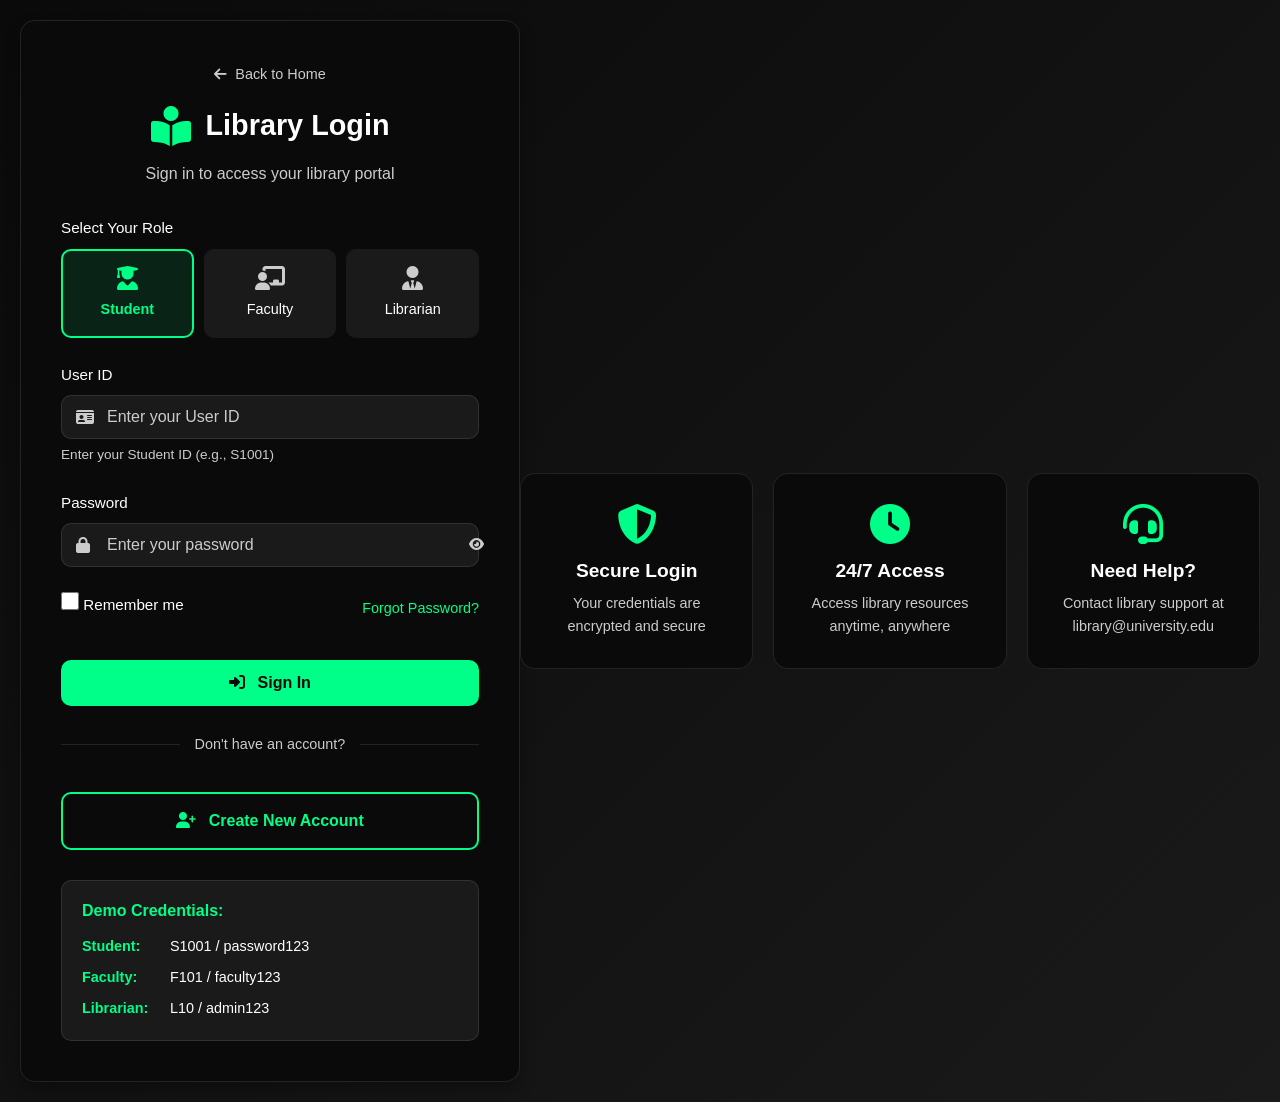
<file: pages/student-dashboard.html>
<!DOCTYPE html>
<html lang="en">
<head>
    <meta charset="UTF-8">
    <meta name="viewport" content="width=device-width, initial-scale=1.0">
    <title>Student Dashboard - Library Management System</title>
    <link rel="stylesheet" href="../style.css">
    <link rel="stylesheet" href="../css/dashboard.css">
    <link rel="stylesheet" href="https://cdnjs.cloudflare.com/ajax/libs/font-awesome/6.4.0/css/all.min.css">
</head>
<body>
    <!-- Navigation -->
    <nav class="dashboard-nav">
        <div class="nav-container">
            <div class="dashboard-logo">
                <i class="fas fa-book-reader"></i>
                <span>Student Portal</span>
            </div>
            <div class="dashboard-user">
                <div class="user-info">
                    <i class="fas fa-user-graduate"></i>
                    <span id="welcomeMessage">Welcome, Student!</span>
                </div>
                <button id="logoutBtn" class="btn btn-logout">
                    <i class="fas fa-sign-out-alt"></i> Logout
                </button>
            </div>
        </div>
    </nav>

    <!-- Main Content -->
    <div class="dashboard-container">
        <!-- Sidebar -->
        <aside class="dashboard-sidebar">
            <div class="sidebar-header">
                <div class="user-avatar">
                    <i class="fas fa-user-graduate"></i>
                </div>
                <div class="user-details">
                    <h4 id="userName">Student Name</h4>
                    <p id="userInfo">Loading...</p>
                </div>
            </div>

            <nav class="sidebar-nav">
                <a href="#" class="nav-item active" data-section="overview">
                    <i class="fas fa-home"></i> Overview
                </a>
                <a href="#" class="nav-item" data-section="borrowed">
                    <i class="fas fa-book"></i> My Borrowed Books
                </a>
                <a href="#" class="nav-item" data-section="available">
                    <i class="fas fa-book-open"></i> Available Books
                </a>
                <a href="#" class="nav-item" data-section="fines">
                    <i class="fas fa-money-bill-wave"></i> My Fines
                </a>
                <a href="#" class="nav-item" data-section="profile">
                    <i class="fas fa-user"></i> My Profile
                </a>
                <a href="#" class="nav-item nav-danger" id="deregisterBtn">
                    <i class="fas fa-user-slash"></i> De-register Account
                </a>
            </nav>

            <div class="sidebar-footer">
                <div class="quick-stats">
                    <div class="stat">
                        <i class="fas fa-book"></i>
                        <div>
                            <h4 id="borrowedCount">0</h4>
                            <small>Books Borrowed</small>
                        </div>
                    </div>
                    <div class="stat">
                        <i class="fas fa-clock"></i>
                        <div>
                            <h4 id="dueSoon">0</h4>
                            <small>Due Soon</small>
                        </div>
                    </div>
                </div>
            </div>
        </aside>

        <!-- Main Content Area -->
        <main class="dashboard-main">
            <!-- Overview Section -->
            <section id="overviewSection" class="dashboard-section active">
                <div class="section-header">
                    <h2><i class="fas fa-home"></i> Student Dashboard Overview</h2>
                    <div class="section-actions">
                        <button id="viewBooksBtn" class="btn btn-primary">
                            <i class="fas fa-book"></i> View All Books
                        </button>
                        <button id="borrowBookBtn" class="btn btn-success">
                            <i class="fas fa-book-open"></i> Borrow a Book
                        </button>
                    </div>
                </div>

                <div class="stats-grid">
                    <div class="stat-card">
                        <div class="stat-icon">
                            <i class="fas fa-book"></i>
                        </div>
                        <div class="stat-info">
                            <h3 id="totalBorrowed">0</h3>
                            <p>Books Currently Borrowed</p>
                        </div>
                    </div>
                    <div class="stat-card">
                        <div class="stat-icon">
                            <i class="fas fa-money-bill-wave"></i>
                        </div>
                        <div class="stat-info">
                            <h3 id="totalFine">Rs. 0</h3>
                            <p>Total Fines Due</p>
                        </div>
                    </div>
                    <div class="stat-card">
                        <div class="stat-icon">
                            <i class="fas fa-clock"></i>
                        </div>
                        <div class="stat-info">
                            <h3 id="daysLeft">14</h3>
                            <p>Days Free Borrowing</p>
                        </div>
                    </div>
                    <div class="stat-card">
                        <div class="stat-icon">
                            <i class="fas fa-history"></i>
                        </div>
                        <div class="stat-info">
                            <h3 id="totalReturns">0</h3>
                            <p>Books Returned</p>
                        </div>
                    </div>
                </div>

                <div class="quick-actions">
                    <h3><i class="fas fa-bolt"></i> Quick Actions</h3>
                    <div class="actions-grid">
                        <button class="action-btn" onclick="dashboard.showBorrowModal()">
                            <i class="fas fa-book-open"></i>
                            <span>Borrow Book</span>
                        </button>
                        <button class="action-btn" onclick="dashboard.showReturnModal()">
                            <i class="fas fa-arrow-rotate-left"></i>
                            <span>Return Book</span>
                        </button>
                        <button class="action-btn" onclick="dashboard.showFinesModal()">
                            <i class="fas fa-calculator"></i>
                            <span>Calculate Fines</span>
                        </button>
                        <button class="action-btn" onclick="dashboard.showAllBooksModal()">
                            <i class="fas fa-search"></i>
                            <span>Search Books</span>
                        </button>
                    </div>
                </div>

                <div class="recent-activity">
                    <h3><i class="fas fa-history"></i> Recent Activity</h3>
                    <div class="activity-list" id="recentActivity">
                        <div class="activity-item">
                            <i class="fas fa-info-circle"></i>
                            <p>No recent activity</p>
                        </div>
                    </div>
                </div>
            </section>

            <!-- Borrowed Books Section -->
            <section id="borrowedSection" class="dashboard-section">
                <div class="section-header">
                    <h2><i class="fas fa-book"></i> My Borrowed Books</h2>
                    <button id="returnBookBtn" class="btn btn-success">
                        <i class="fas fa-arrow-rotate-left"></i> Return Book
                    </button>
                </div>
                <div id="borrowedBooksContainer">
                    <div class="loading-state">
                        <i class="fas fa-spinner fa-spin"></i>
                        <p>Loading borrowed books...</p>
                    </div>
                </div>
            </section>

            <!-- Available Books Section -->
            <section id="availableSection" class="dashboard-section">
                <div class="section-header">
                    <h2><i class="fas fa-book-open"></i> Available Books</h2>
                    <div class="search-box">
                        <input type="text" id="bookSearch" placeholder="Search books...">
                        <i class="fas fa-search"></i>
                    </div>
                </div>
                <div id="availableBooksContainer">
                    <div class="loading-state">
                        <i class="fas fa-spinner fa-spin"></i>
                        <p>Loading available books...</p>
                    </div>
                </div>
            </section>

            <!-- Fines Section -->
            <section id="finesSection" class="dashboard-section">
                <div class="section-header">
                    <h2><i class="fas fa-money-bill-wave"></i> My Fines</h2>
                    <button id="checkFinesBtn" class="btn btn-primary">
                        <i class="fas fa-calculator"></i> Calculate Fines
                    </button>
                </div>
                <div class="fines-summary">
                    <div class="fine-card">
                        <div class="fine-icon">
                            <i class="fas fa-money-bill-wave"></i>
                        </div>
                        <div class="fine-info">
                            <h3>Total Fine Due</h3>
                            <h2 id="currentFine">Rs. 0</h2>
                            <p>Payment is due at the library counter</p>
                        </div>
                    </div>
                    <div class="fine-details">
                        <h3>Fine Calculation Rules</h3>
                        <ul>
                            <li><i class="fas fa-check-circle"></i> 14 days free borrowing period</li>
                            <li><i class="fas fa-check-circle"></i> Rs. 20 fine per week after due date</li>
                            <li><i class="fas fa-check-circle"></i> Maximum fine per book: Rs. 500</li>
                            <li><i class="fas fa-check-circle"></i> Clear fines before borrowing new books</li>
                        </ul>
                    </div>
                </div>
            </section>

            <!-- Profile Section -->
            <section id="profileSection" class="dashboard-section">
                <div class="section-header">
                    <h2><i class="fas fa-user"></i> My Profile</h2>
                    <button class="btn btn-primary" id="editProfileBtn">
                        <i class="fas fa-edit"></i> Edit Profile
                    </button>
                </div>
                <div class="profile-card">
                    <div class="profile-header">
                        <div class="profile-avatar">
                            <i class="fas fa-user-graduate"></i>
                        </div>
                        <div class="profile-info">
                            <h3 id="profileName">Loading...</h3>
                            <p id="profileRole">Student</p>
                        </div>
                    </div>
                    <div class="profile-details">
                        <div class="detail-row">
                            <span class="detail-label"><i class="fas fa-id-card"></i> Student ID:</span>
                            <span class="detail-value" id="profileId">Loading...</span>
                        </div>
                        <div class="detail-row">
                            <span class="detail-label"><i class="fas fa-hashtag"></i> Roll Number:</span>
                            <span class="detail-value" id="profileRoll">Loading...</span>
                        </div>
                        <div class="detail-row">
                            <span class="detail-label"><i class="fas fa-building"></i> Department:</span>
                            <span class="detail-value" id="profileDept">Loading...</span>
                        </div>
                        <div class="detail-row">
                            <span class="detail-label"><i class="fas fa-calendar"></i> Batch:</span>
                            <span class="detail-value" id="profileBatch">Loading...</span>
                        </div>
                        <div class="detail-row">
                            <span class="detail-label"><i class="fas fa-graduation-cap"></i> Semester:</span>
                            <span class="detail-value" id="profileSemester">Loading...</span>
                        </div>
                        <div class="detail-row">
                            <span class="detail-label"><i class="fas fa-calendar-alt"></i> Registration Date:</span>
                            <span class="detail-value" id="profileRegDate">Loading...</span>
                        </div>
                    </div>
                </div>
            </section>
        </main>
    </div>

    <!-- Modals -->
    <div id="borrowModal" class="modal">
        <div class="modal-content">
            <div class="modal-header">
                <h3><i class="fas fa-book-open"></i> Borrow a Book</h3>
                <button class="modal-close" onclick="dashboard.hideModal('borrowModal')">
                    <i class="fas fa-times"></i>
                </button>
            </div>
            <div class="modal-body">
                <div class="form-group">
                    <label for="borrowBookId">Book ID</label>
                    <input type="text" id="borrowBookId" placeholder="Enter Book ID">
                </div>
                <button class="btn btn-primary" onclick="dashboard.borrowBook(document.getElementById('borrowBookId').value)">
                    <i class="fas fa-book-open"></i> Borrow Book
                </button>
            </div>
        </div>
    </div>

    <!-- Include Scripts -->
    <script src="../script.js"></script>
    <script src="../database.js"></script>
    <script src="../auth.js"></script>
    <script src="../dashboard.js"></script>
    <script src="../js/student.js"></script>
    
    <script>
        // Sidebar navigation
        document.querySelectorAll('.nav-item').forEach(item => {
            item.addEventListener('click', function(e) {
                e.preventDefault();
                
                // Remove active class from all items
                document.querySelectorAll('.nav-item').forEach(nav => {
                    nav.classList.remove('active');
                });
                
                // Add active class to clicked item
                this.classList.add('active');
                
                // Hide all sections
                document.querySelectorAll('.dashboard-section').forEach(section => {
                    section.classList.remove('active');
                });
                
                // Show selected section
                const sectionId = this.dataset.section + 'Section';
                document.getElementById(sectionId).classList.add('active');
            });
        });

        // Search functionality
        document.getElementById('bookSearch').addEventListener('input', function(e) {
            const searchTerm = e.target.value.toLowerCase();
            // Implement search functionality here
        });
    </script>
</body>
</html>
</file>
<file: style.css>
/* ===== RESET & BASE STYLES ===== */
* {
    margin: 0;
    padding: 0;
    box-sizing: border-box;
}

:root {
    /* Color Variables */
    --primary-dark: #0a0a0a;
    --secondary-dark: #1a1a1a;
    --accent-green: #00ff88;
    --accent-blue: #00a8ff;
    --accent-purple: #9c88ff;
    --text-light: #ffffff;
    --text-gray: #cccccc;
    --text-dark: #333333;
    
    /* Spacing */
    --spacing-xs: 0.5rem;
    --spacing-sm: 1rem;
    --spacing-md: 2rem;
    --spacing-lg: 3rem;
    --spacing-xl: 4rem;
    
    /* Border Radius */
    --radius-sm: 5px;
    --radius-md: 10px;
    --radius-lg: 15px;
    
    /* Shadows */
    --shadow-sm: 0 2px 4px rgba(0, 0, 0, 0.1);
    --shadow-md: 0 4px 8px rgba(0, 0, 0, 0.2);
    --shadow-lg: 0 8px 16px rgba(0, 0, 0, 0.3);
}

body {
    font-family: 'Poppins', sans-serif;
    background-color: var(--primary-dark);
    color: var(--text-light);
    line-height: 1.6;
    overflow-x: hidden;
}

/* ===== TYPOGRAPHY ===== */
h1, h2, h3, h4 {
    font-weight: 700;
    line-height: 1.2;
}

h1 {
    font-size: 3.5rem;
    margin-bottom: var(--spacing-md);
    background: linear-gradient(45deg, var(--accent-green), var(--accent-blue));
    -webkit-background-clip: text;
    background-clip: text;
    color: transparent;
}

h2 {
    font-size: 2.5rem;
    margin-bottom: var(--spacing-sm);
}

h3 {
    font-size: 1.8rem;
    margin-bottom: var(--spacing-xs);
}

p {
    font-size: 1.1rem;
    color: var(--text-gray);
    margin-bottom: var(--spacing-md);
}

.section-title {
    text-align: center;
    margin-bottom: var(--spacing-sm);
    color: var(--accent-green);
}

.section-subtitle {
    text-align: center;
    margin-bottom: var(--spacing-lg);
    font-size: 1.2rem;
}

/* ===== BUTTONS ===== */
.btn {
    display: inline-block;
    padding: 12px 24px;
    border-radius: var(--radius-md);
    text-decoration: none;
    font-weight: 600;
    font-size: 1rem;
    transition: all 0.3s ease;
    border: none;
    cursor: pointer;
    text-align: center;
}

.btn i {
    margin-right: 8px;
}

.btn-primary {
    background-color: var(--accent-green);
    color: var(--primary-dark);
}

.btn-primary:hover {
    background-color: #00cc66;
    transform: translateY(-2px);
    box-shadow: var(--shadow-md);
}

.btn-secondary {
    background-color: transparent;
    color: var(--accent-green);
    border: 2px solid var(--accent-green);
}

.btn-secondary:hover {
    background-color: var(--accent-green);
    color: var(--primary-dark);
    transform: translateY(-2px);
}

.btn-large {
    padding: 15px 30px;
    font-size: 1.1rem;
}

.btn-login {
    background-color: transparent;
    color: var(--accent-green);
    border: 2px solid var(--accent-green);
    margin-right: var(--spacing-sm);
}

.btn-login:hover {
    background-color: var(--accent-green);
    color: var(--primary-dark);
}

.btn-register {
    background-color: var(--accent-green);
    color: var(--primary-dark);
}

.btn-register:hover {
    background-color: #00cc66;
}

/* ===== NAVBAR ===== */
.navbar {
    background-color: rgba(10, 10, 10, 0.95);
    backdrop-filter: blur(10px);
    padding: var(--spacing-sm) 0;
    position: fixed;
    top: 0;
    width: 100%;
    z-index: 1000;
    border-bottom: 1px solid rgba(255, 255, 255, 0.1);
}

.nav-container {
    max-width: 1200px;
    margin: 0 auto;
    padding: 0 var(--spacing-md);
    display: flex;
    justify-content: space-between;
    align-items: center;
}

.logo {
    display: flex;
    align-items: center;
    gap: var(--spacing-xs);
    font-size: 1.5rem;
    font-weight: 700;
    color: var(--accent-green);
}

.logo i {
    font-size: 2rem;
}

.nav-links {
    display: flex;
    gap: var(--spacing-lg);
}

.nav-link {
    color: var(--text-light);
    text-decoration: none;
    font-weight: 500;
    transition: color 0.3s ease;
    padding: var(--spacing-xs) 0;
    position: relative;
}

.nav-link:hover,
.nav-link.active {
    color: var(--accent-green);
}

.nav-link.active::after {
    content: '';
    position: absolute;
    bottom: 0;
    left: 0;
    width: 100%;
    height: 2px;
    background-color: var(--accent-green);
}

.auth-buttons {
    display: flex;
    gap: var(--spacing-sm);
}

.mobile-menu-btn {
    display: none;
    background: none;
    border: none;
    color: var(--text-light);
    font-size: 1.5rem;
    cursor: pointer;
}

/* ===== HERO SECTION ===== */
.hero {
    min-height: 100vh;
    display: flex;
    align-items: center;
    padding: var(--spacing-xl) var(--spacing-md);
    max-width: 1200px;
    margin: 0 auto;
    gap: var(--spacing-xl);
}

.hero-content {
    flex: 1;
}

.subtitle {
    font-size: 1.3rem;
    margin-bottom: var(--spacing-lg);
}

.hero-buttons {
    display: flex;
    gap: var(--spacing-md);
    margin-top: var(--spacing-lg);
}

.hero-image {
    flex: 1;
    position: relative;
}

.book-stack {
    position: relative;
    height: 400px;
}

.book {
    position: absolute;
    background: linear-gradient(135deg, var(--accent-green), var(--accent-blue));
    border-radius: var(--radius-sm);
    box-shadow: var(--shadow-lg);
}

.book-1 {
    width: 200px;
    height: 300px;
    top: 0;
    left: 0;
    transform: rotate(-5deg);
}

.book-2 {
    width: 200px;
    height: 300px;
    top: 30px;
    left: 50px;
    background: linear-gradient(135deg, var(--accent-purple), #ff6b8b);
    transform: rotate(2deg);
}

.book-3 {
    width: 200px;
    height: 300px;
    top: 60px;
    left: 100px;
    background: linear-gradient(135deg, #ffa502, #ff3838);
    transform: rotate(8deg);
}

/* ===== PORTALS SECTION ===== */
.portals-section {
    padding: var(--spacing-xl) var(--spacing-md);
    background-color: var(--secondary-dark);
}

.portals-container {
    max-width: 1200px;
    margin: 0 auto;
    display: grid;
    grid-template-columns: repeat(auto-fit, minmax(300px, 1fr));
    gap: var(--spacing-lg);
    padding: var(--spacing-md) 0;
}

.portal-card {
    background-color: var(--primary-dark);
    border-radius: var(--radius-lg);
    padding: var(--spacing-lg);
    text-align: center;
    transition: transform 0.3s ease, box-shadow 0.3s ease;
    border: 1px solid rgba(255, 255, 255, 0.1);
}

.portal-card:hover {
    transform: translateY(-10px);
    box-shadow: var(--shadow-lg);
}

.portal-icon {
    font-size: 3rem;
    margin-bottom: var(--spacing-md);
}

.student-portal .portal-icon {
    color: var(--accent-green);
}

.faculty-portal .portal-icon {
    color: var(--accent-blue);
}

.librarian-portal .portal-icon {
    color: var(--accent-purple);
}

.portal-features {
    display: grid;
    grid-template-columns: 1fr 1fr;
    gap: var(--spacing-xs);
    margin: var(--spacing-md) 0;
}

.portal-features span {
    display: flex;
    align-items: center;
    justify-content: center;
    gap: 5px;
    font-size: 0.9rem;
    color: var(--text-gray);
}

.btn-portal {
    width: 100%;
    margin-top: var(--spacing-md);
}

/* ===== FEATURES SECTION ===== */
.features-section {
    padding: var(--spacing-xl) var(--spacing-md);
    max-width: 1200px;
    margin: 0 auto;
}

.features-grid {
    display: grid;
    grid-template-columns: repeat(auto-fit, minmax(300px, 1fr));
    gap: var(--spacing-lg);
    margin-top: var(--spacing-lg);
}

.feature-card {
    background-color: var(--secondary-dark);
    padding: var(--spacing-lg);
    border-radius: var(--radius-lg);
    transition: transform 0.3s ease;
}

.feature-card:hover {
    transform: translateY(-5px);
}

.feature-icon {
    font-size: 2.5rem;
    color: var(--accent-green);
    margin-bottom: var(--spacing-md);
}

/* ===== ABOUT SECTION ===== */
.about-section {
    padding: var(--spacing-xl) var(--spacing-md);
    background-color: var(--secondary-dark);
}

.about-content {
    max-width: 1200px;
    margin: 0 auto;
    text-align: center;
}

.about-stats {
    display: grid;
    grid-template-columns: repeat(auto-fit, minmax(200px, 1fr));
    gap: var(--spacing-lg);
    margin-top: var(--spacing-xl);
}

.stat {
    background-color: var(--primary-dark);
    padding: var(--spacing-lg);
    border-radius: var(--radius-lg);
}

.stat h3 {
    font-size: 2.5rem;
    color: var(--accent-green);
    margin-bottom: var(--spacing-xs);
}

/* ===== FOOTER ===== */
.footer {
    background-color: var(--primary-dark);
    padding: var(--spacing-xl) var(--spacing-md) var(--spacing-md);
    border-top: 1px solid rgba(255, 255, 255, 0.1);
}

.footer-content {
    max-width: 1200px;
    margin: 0 auto;
    display: grid;
    grid-template-columns: repeat(auto-fit, minmax(250px, 1fr));
    gap: var(--spacing-lg);
    margin-bottom: var(--spacing-lg);
}

.footer-section h3 {
    color: var(--accent-green);
    margin-bottom: var(--spacing-md);
    font-size: 1.3rem;
}

.footer-section ul {
    list-style: none;
}

.footer-section ul li {
    margin-bottom: var(--spacing-xs);
}

.footer-section ul li a {
    color: var(--text-gray);
    text-decoration: none;
    transition: color 0.3s ease;
}

.footer-section ul li a:hover {
    color: var(--accent-green);
}

.social-icons {
    display: flex;
    gap: var(--spacing-sm);
    margin-top: var(--spacing-md);
}

.social-icons a {
    display: inline-flex;
    align-items: center;
    justify-content: center;
    width: 40px;
    height: 40px;
    background-color: var(--secondary-dark);
    border-radius: 50%;
    color: var(--text-light);
    text-decoration: none;
    transition: all 0.3s ease;
}

.social-icons a:hover {
    background-color: var(--accent-green);
    color: var(--primary-dark);
    transform: translateY(-3px);
}

.footer-bottom {
    text-align: center;
    padding-top: var(--spacing-md);
    border-top: 1px solid rgba(255, 255, 255, 0.1);
    color: var(--text-gray);
    font-size: 0.9rem;
}

/* ===== RESPONSIVE DESIGN ===== */
@media (max-width: 992px) {
    h1 {
        font-size: 2.8rem;
    }
    
    h2 {
        font-size: 2.2rem;
    }
    
    .hero {
        flex-direction: column;
        text-align: center;
    }
    
    .hero-buttons {
        justify-content: center;
    }
}

@media (max-width: 768px) {
    .nav-links, .auth-buttons {
        display: none;
    }
    
    .mobile-menu-btn {
        display: block;
    }
    
    h1 {
        font-size: 2.2rem;
    }
    
    h2 {
        font-size: 1.8rem;
    }
    
    .portals-container {
        grid-template-columns: 1fr;
    }
    
    .features-grid {
        grid-template-columns: 1fr;
    }
    
    .about-stats {
        grid-template-columns: 1fr 1fr;
    }
}

@media (max-width: 480px) {
    h1 {
        font-size: 1.8rem;
    }
    
    .hero-buttons {
        flex-direction: column;
    }
    
    .btn {
        width: 100%;
    }
    
    .about-stats {
        grid-template-columns: 1fr;
    }
}
</file>
<file: css/dashboard.css>
/* ===== DASHBOARD STYLES ===== */

/* Dashboard Navigation */
.dashboard-nav {
    background-color: var(--primary-dark);
    padding: 15px 0;
    border-bottom: 1px solid rgba(255, 255, 255, 0.1);
    position: sticky;
    top: 0;
    z-index: 100;
}

.dashboard-logo {
    display: flex;
    align-items: center;
    gap: 10px;
    font-size: 1.3rem;
    font-weight: 600;
    color: var(--accent-green);
}

.dashboard-user {
    display: flex;
    align-items: center;
    gap: 20px;
}

.user-info {
    display: flex;
    align-items: center;
    gap: 10px;
    background: var(--secondary-dark);
    padding: 8px 15px;
    border-radius: var(--radius-md);
}

.btn-logout {
    background-color: transparent;
    color: #ff4444;
    border: 2px solid #ff4444;
    padding: 8px 15px;
}

.btn-logout:hover {
    background-color: #ff4444;
    color: white;
}

/* Dashboard Container */
.dashboard-container {
    display: flex;
    min-height: calc(100vh - 70px);
}

/* Sidebar */
.dashboard-sidebar {
    width: 280px;
    background-color: var(--secondary-dark);
    border-right: 1px solid rgba(255, 255, 255, 0.1);
    padding: 20px;
    display: flex;
    flex-direction: column;
}

.sidebar-header {
    text-align: center;
    margin-bottom: 30px;
}

.user-avatar {
    width: 80px;
    height: 80px;
    background: linear-gradient(45deg, var(--accent-green), var(--accent-blue));
    border-radius: 50%;
    display: flex;
    align-items: center;
    justify-content: center;
    margin: 0 auto 15px;
    font-size: 2rem;
}

.user-details h4 {
    margin-bottom: 5px;
    color: var(--text-light);
}

.user-details p {
    font-size: 0.9rem;
    color: var(--text-gray);
    margin-bottom: 0;
}

.sidebar-nav {
    flex: 1;
}

.nav-item {
    display: flex;
    align-items: center;
    gap: 12px;
    padding: 12px 15px;
    color: var(--text-gray);
    text-decoration: none;
    border-radius: var(--radius-md);
    margin-bottom: 5px;
    transition: all 0.3s ease;
}

.nav-item:hover {
    background-color: rgba(0, 255, 136, 0.1);
    color: var(--accent-green);
}

.nav-item.active {
    background-color: var(--accent-green);
    color: var(--primary-dark);
    font-weight: 600;
}

.nav-item.nav-danger:hover {
    background-color: rgba(255, 68, 68, 0.1);
    color: #ff4444;
}

.sidebar-footer {
    margin-top: auto;
}

.quick-stats {
    background-color: var(--primary-dark);
    border-radius: var(--radius-md);
    padding: 15px;
}

.stat {
    display: flex;
    align-items: center;
    gap: 10px;
    margin-bottom: 10px;
}

.stat:last-child {
    margin-bottom: 0;
}

.stat i {
    font-size: 1.5rem;
    color: var(--accent-green);
}

.stat h4 {
    font-size: 1.2rem;
    margin-bottom: 2px;
}

.stat small {
    font-size: 0.8rem;
    color: var(--text-gray);
}

/* Main Content */
.dashboard-main {
    flex: 1;
    padding: 30px;
    overflow-y: auto;
}

.dashboard-section {
    display: none;
}

.dashboard-section.active {
    display: block;
    animation: fadeIn 0.3s ease;
}

@keyframes fadeIn {
    from { opacity: 0; transform: translateY(10px); }
    to { opacity: 1; transform: translateY(0); }
}

.section-header {
    display: flex;
    justify-content: space-between;
    align-items: center;
    margin-bottom: 30px;
}

.section-header h2 {
    display: flex;
    align-items: center;
    gap: 10px;
    font-size: 1.8rem;
}

.section-actions {
    display: flex;
    gap: 10px;
}

.search-box {
    position: relative;
    width: 300px;
}

.search-box input {
    width: 100%;
    padding: 10px 15px 10px 40px;
    background-color: var(--secondary-dark);
    border: 1px solid rgba(255, 255, 255, 0.1);
    border-radius: var(--radius-md);
    color: var(--text-light);
}

.search-box i {
    position: absolute;
    left: 15px;
    top: 50%;
    transform: translateY(-50%);
    color: var(--text-gray);
}

/* Stats Grid */
.stats-grid {
    display: grid;
    grid-template-columns: repeat(auto-fit, minmax(250px, 1fr));
    gap: 20px;
    margin-bottom: 30px;
}

.stat-card {
    background-color: var(--secondary-dark);
    border-radius: var(--radius-lg);
    padding: 20px;
    display: flex;
    align-items: center;
    gap: 15px;
    transition: transform 0.3s ease;
}

.stat-card:hover {
    transform: translateY(-5px);
}

.stat-icon {
    width: 60px;
    height: 60px;
    background: linear-gradient(45deg, var(--accent-green), var(--accent-blue));
    border-radius: var(--radius-md);
    display: flex;
    align-items: center;
    justify-content: center;
    font-size: 1.5rem;
}

.stat-info h3 {
    font-size: 1.8rem;
    margin-bottom: 5px;
    color: var(--accent-green);
}

.stat-info p {
    margin-bottom: 0;
    font-size: 0.9rem;
}

/* Quick Actions */
.quick-actions {
    margin-bottom: 30px;
}

.actions-grid {
    display: grid;
    grid-template-columns: repeat(auto-fit, minmax(200px, 1fr));
    gap: 15px;
    margin-top: 15px;
}

.action-btn {
    background-color: var(--secondary-dark);
    border: 1px solid rgba(255, 255, 255, 0.1);
    border-radius: var(--radius-md);
    padding: 20px;
    display: flex;
    flex-direction: column;
    align-items: center;
    gap: 10px;
    color: var(--text-light);
    cursor: pointer;
    transition: all 0.3s ease;
}

.action-btn:hover {
    background-color: var(--accent-green);
    color: var(--primary-dark);
    transform: translateY(-3px);
}

.action-btn i {
    font-size: 2rem;
}

/* Books Grid */
.books-grid {
    display: grid;
    grid-template-columns: repeat(auto-fill, minmax(300px, 1fr));
    gap: 20px;
}

.book-card {
    background-color: var(--secondary-dark);
    border-radius: var(--radius-lg);
    padding: 20px;
    border: 1px solid rgba(255, 255, 255, 0.1);
    transition: all 0.3s ease;
}

.book-card:hover {
    transform: translateY(-5px);
    border-color: var(--accent-green);
}

.book-header {
    display: flex;
    justify-content: space-between;
    align-items: flex-start;
    margin-bottom: 15px;
}

.book-header h4 {
    margin-bottom: 5px;
    flex: 1;
}

.book-id {
    background-color: var(--primary-dark);
    padding: 3px 8px;
    border-radius: var(--radius-sm);
    font-size: 0.8rem;
    color: var(--text-gray);
}

.book-details p {
    display: flex;
    align-items: center;
    gap: 8px;
    margin-bottom: 8px;
    font-size: 0.9rem;
}

.book-actions {
    display: flex;
    gap: 10px;
    margin-top: 15px;
}

.btn-sm {
    padding: 6px 12px;
    font-size: 0.9rem;
}

.btn-borrow {
    background-color: var(--accent-green);
    color: var(--primary-dark);
}

.btn-return {
    background-color: #ffa502;
    color: var(--primary-dark);
}

/* Modal Styles */
.modal {
    display: none;
    position: fixed;
    top: 0;
    left: 0;
    width: 100%;
    height: 100%;
    background-color: rgba(0, 0, 0, 0.8);
    z-index: 1000;
    align-items: center;
    justify-content: center;
}

.modal-content {
    background-color: var(--primary-dark);
    border-radius: var(--radius-lg);
    width: 90%;
    max-width: 500px;
    border: 1px solid rgba(255, 255, 255, 0.1);
}

.modal-header {
    display: flex;
    justify-content: space-between;
    align-items: center;
    padding: 20px;
    border-bottom: 1px solid rgba(255, 255, 255, 0.1);
}

.modal-close {
    background: none;
    border: none;
    color: var(--text-gray);
    font-size: 1.2rem;
    cursor: pointer;
}

.modal-body {
    padding: 20px;
}

/* Loading States */
.loading-state, .empty-state {
    text-align: center;
    padding: 50px 20px;
}

.loading-state i, .empty-state i {
    font-size: 3rem;
    color: var(--accent-green);
    margin-bottom: 15px;
}

.fa-spin {
    animation: fa-spin 2s linear infinite;
}

/* Profile Card */
.profile-card {
    background-color: var(--secondary-dark);
    border-radius: var(--radius-lg);
    padding: 30px;
    max-width: 600px;
    margin: 0 auto;
}

.profile-header {
    display: flex;
    align-items: center;
    gap: 20px;
    margin-bottom: 30px;
}

.profile-avatar {
    width: 100px;
    height: 100px;
    background: linear-gradient(45deg, var(--accent-green), var(--accent-blue));
    border-radius: 50%;
    display: flex;
    align-items: center;
    justify-content: center;
    font-size: 2.5rem;
}

.profile-info h3 {
    font-size: 1.5rem;
    margin-bottom: 5px;
}

.profile-info p {
    color: var(--text-gray);
    margin-bottom: 0;
}

.profile-details {
    display: grid;
    gap: 15px;
}

.detail-row {
    display: flex;
    justify-content: space-between;
    padding: 10px 0;
    border-bottom: 1px solid rgba(255, 255, 255, 0.1);
}

.detail-row:last-child {
    border-bottom: none;
}

.detail-label {
    display: flex;
    align-items: center;
    gap: 8px;
    color: var(--text-gray);
}

.detail-value {
    font-weight: 500;
    color: var(--accent-green);
}

/* Responsive Design */
@media (max-width: 992px) {
    .dashboard-container {
        flex-direction: column;
    }
    
    .dashboard-sidebar {
        width: 100%;
        border-right: none;
        border-bottom: 1px solid rgba(255, 255, 255, 0.1);
    }
    
    .sidebar-nav {
        display: flex;
        flex-wrap: wrap;
        gap: 5px;
    }
    
    .nav-item {
        flex: 1;
        min-width: 150px;
        justify-content: center;
    }
}

@media (max-width: 768px) {
    .section-header {
        flex-direction: column;
        align-items: flex-start;
        gap: 15px;
    }
    
    .section-actions {
        width: 100%;
        flex-wrap: wrap;
    }
    
    .search-box {
        width: 100%;
    }
    
    .stats-grid {
        grid-template-columns: 1fr;
    }
    
    .actions-grid {
        grid-template-columns: 1fr 1fr;
    }
}

@media (max-width: 480px) {
    .dashboard-main {
        padding: 15px;
    }
    
    .actions-grid {
        grid-template-columns: 1fr;
    }
    
    .nav-item {
        min-width: 100%;
    }
}
</file>
<file: css/auth.css>
/* ===== AUTHENTICATION STYLES ===== */

.auth-container {
    min-height: 100vh;
    display: flex;
    align-items: center;
    justify-content: center;
    background: linear-gradient(135deg, var(--primary-dark), var(--secondary-dark));
    padding: 20px;
}

.auth-card {
    background-color: var(--primary-dark);
    border-radius: var(--radius-lg);
    padding: 40px;
    width: 100%;
    max-width: 500px;
    border: 1px solid rgba(255, 255, 255, 0.1);
    box-shadow: var(--shadow-lg);
}

.auth-header {
    text-align: center;
    margin-bottom: 30px;
}

.back-home {
    display: inline-flex;
    align-items: center;
    gap: 8px;
    color: var(--text-gray);
    text-decoration: none;
    font-size: 0.9rem;
    margin-bottom: 20px;
    transition: color 0.3s ease;
}

.back-home:hover {
    color: var(--accent-green);
}

.auth-logo {
    display: flex;
    align-items: center;
    justify-content: center;
    gap: 15px;
    margin-bottom: 15px;
}

.auth-logo i {
    font-size: 2.5rem;
    color: var(--accent-green);
}

.auth-logo h2 {
    font-size: 1.8rem;
    margin: 0;
    color: var(--text-light);
}

.auth-subtitle {
    color: var(--text-gray);
    font-size: 1rem;
    margin-bottom: 0;
}

/* Form Styles */
.auth-form {
    margin-top: 30px;
}

.form-group {
    margin-bottom: 25px;
}

.form-group label {
    display: block;
    margin-bottom: 8px;
    color: var(--text-light);
    font-weight: 500;
    font-size: 0.95rem;
}

.role-selector {
    display: grid;
    grid-template-columns: repeat(3, 1fr);
    gap: 10px;
    margin-bottom: 5px;
}

.role-option {
    background-color: var(--secondary-dark);
    border: 2px solid transparent;
    border-radius: var(--radius-md);
    padding: 15px 10px;
    text-align: center;
    cursor: pointer;
    transition: all 0.3s ease;
    display: flex;
    flex-direction: column;
    align-items: center;
    gap: 8px;
}

.role-option:hover {
    border-color: rgba(0, 255, 136, 0.3);
    background-color: rgba(0, 255, 136, 0.05);
}

.role-option.active {
    border-color: var(--accent-green);
    background-color: rgba(0, 255, 136, 0.1);
}

.role-option i {
    font-size: 1.5rem;
    color: var(--text-gray);
}

.role-option.active i {
    color: var(--accent-green);
}

.role-option span {
    font-size: 0.9rem;
    color: var(--text-light);
}

.role-option.active span {
    color: var(--accent-green);
    font-weight: 600;
}

.input-with-icon {
    position: relative;
}

.input-with-icon i {
    position: absolute;
    left: 15px;
    top: 50%;
    transform: translateY(-50%);
    color: var(--text-gray);
}

.input-with-icon input {
    width: 100%;
    padding: 12px 15px 12px 45px;
    background-color: var(--secondary-dark);
    border: 1px solid rgba(255, 255, 255, 0.1);
    border-radius: var(--radius-md);
    color: var(--text-light);
    font-size: 1rem;
    transition: all 0.3s ease;
}

.input-with-icon input:focus {
    outline: none;
    border-color: var(--accent-green);
    box-shadow: 0 0 0 2px rgba(0, 255, 136, 0.1);
}

.input-with-icon input::placeholder {
    color: var(--text-gray);
}

.toggle-password {
    position: absolute;
    right: 15px;
    top: 50%;
    transform: translateY(-50%);
    background: none;
    border: none;
    color: var(--text-gray);
    cursor: pointer;
    padding: 5px;
}

.toggle-password:hover {
    color: var(--accent-green);
}

.hint {
    display: block;
    margin-top: 5px;
    font-size: 0.85rem;
    color: var(--text-gray);
}

.remember-forgot {
    display: flex;
    justify-content: space-between;
    align-items: center;
}

.checkbox-label {
    display: flex;
    align-items: center;
    gap: 8px;
    cursor: pointer;
    color: var(--text-light);
    font-size: 0.9rem;
}

.checkbox-label input[type="checkbox"] {
    width: 18px;
    height: 18px;
    accent-color: var(--accent-green);
    cursor: pointer;
}

.forgot-password {
    color: var(--accent-green);
    text-decoration: none;
    font-size: 0.9rem;
    transition: opacity 0.3s ease;
}

.forgot-password:hover {
    opacity: 0.8;
}

.btn-auth {
    width: 100%;
    padding: 14px;
    font-size: 1rem;
    margin-top: 10px;
}

.auth-divider {
    text-align: center;
    margin: 25px 0;
    position: relative;
}

.auth-divider::before {
    content: '';
    position: absolute;
    top: 50%;
    left: 0;
    right: 0;
    height: 1px;
    background-color: rgba(255, 255, 255, 0.1);
}

.auth-divider span {
    background-color: var(--primary-dark);
    padding: 0 15px;
    color: var(--text-gray);
    font-size: 0.9rem;
    position: relative;
    z-index: 1;
}

.demo-credentials {
    margin-top: 30px;
    padding: 20px;
    background-color: var(--secondary-dark);
    border-radius: var(--radius-md);
    border: 1px solid rgba(255, 255, 255, 0.1);
}

.demo-credentials h4 {
    color: var(--accent-green);
    margin-bottom: 15px;
    font-size: 1rem;
}

.demo-role {
    margin-bottom: 8px;
    font-size: 0.9rem;
    color: var(--text-light);
    display: flex;
    align-items: center;
    gap: 8px;
}

.demo-role:last-child {
    margin-bottom: 0;
}

.demo-role strong {
    color: var(--accent-green);
    min-width: 80px;
}

/* Auth Features */
.auth-features {
    display: grid;
    grid-template-columns: repeat(3, 1fr);
    gap: 20px;
    margin-top: 40px;
    max-width: 1200px;
    width: 100%;
}

.feature {
    text-align: center;
    padding: 30px 20px;
    background-color: var(--primary-dark);
    border-radius: var(--radius-lg);
    border: 1px solid rgba(255, 255, 255, 0.1);
    transition: transform 0.3s ease;
}

.feature:hover {
    transform: translateY(-5px);
    border-color: var(--accent-green);
}

.feature i {
    font-size: 2.5rem;
    color: var(--accent-green);
    margin-bottom: 15px;
}

.feature h3 {
    font-size: 1.2rem;
    margin-bottom: 10px;
    color: var(--text-light);
}

.feature p {
    font-size: 0.9rem;
    color: var(--text-gray);
    margin-bottom: 0;
}

/* Register Page Specific */
.registration-form .form-group {
    margin-bottom: 20px;
}

.registration-form .input-with-icon input {
    padding: 12px 15px 12px 45px;
}

.terms-checkbox {
    margin-top: 25px;
}

.terms-link {
    color: var(--accent-green);
    text-decoration: none;
}

.terms-link:hover {
    text-decoration: underline;
}

/* Password Strength */
.password-strength {
    margin-top: 10px;
    height: 5px;
    background-color: var(--secondary-dark);
    border-radius: var(--radius-sm);
    overflow: hidden;
}

.strength-meter {
    height: 100%;
    width: 0;
    transition: width 0.3s ease;
}

.strength-weak {
    background-color: #ff4444;
    width: 33%;
}

.strength-medium {
    background-color: #ffa502;
    width: 66%;
}

.strength-strong {
    background-color: var(--accent-green);
    width: 100%;
}

.password-strength-text {
    font-size: 0.8rem;
    color: var(--text-gray);
    margin-top: 5px;
    text-align: right;
}

/* Responsive Design */
@media (max-width: 768px) {
    .auth-container {
        flex-direction: column;
        padding: 20px;
    }
    
    .auth-card {
        padding: 30px 20px;
        max-width: 100%;
    }
    
    .auth-features {
        grid-template-columns: 1fr;
        gap: 15px;
    }
    
    .feature {
        padding: 20px 15px;
    }
    
    .role-selector {
        grid-template-columns: 1fr;
        gap: 8px;
    }
    
    .role-option {
        flex-direction: row;
        justify-content: center;
        padding: 12px 15px;
    }
    
    .remember-forgot {
        flex-direction: column;
        align-items: flex-start;
        gap: 10px;
    }
}

@media (max-width: 480px) {
    .auth-logo {
        flex-direction: column;
        gap: 10px;
    }
    
    .auth-logo h2 {
        font-size: 1.5rem;
    }
    
    .feature h3 {
        font-size: 1.1rem;
    }
    
    .feature p {
        font-size: 0.85rem;
    }
}
</file>
